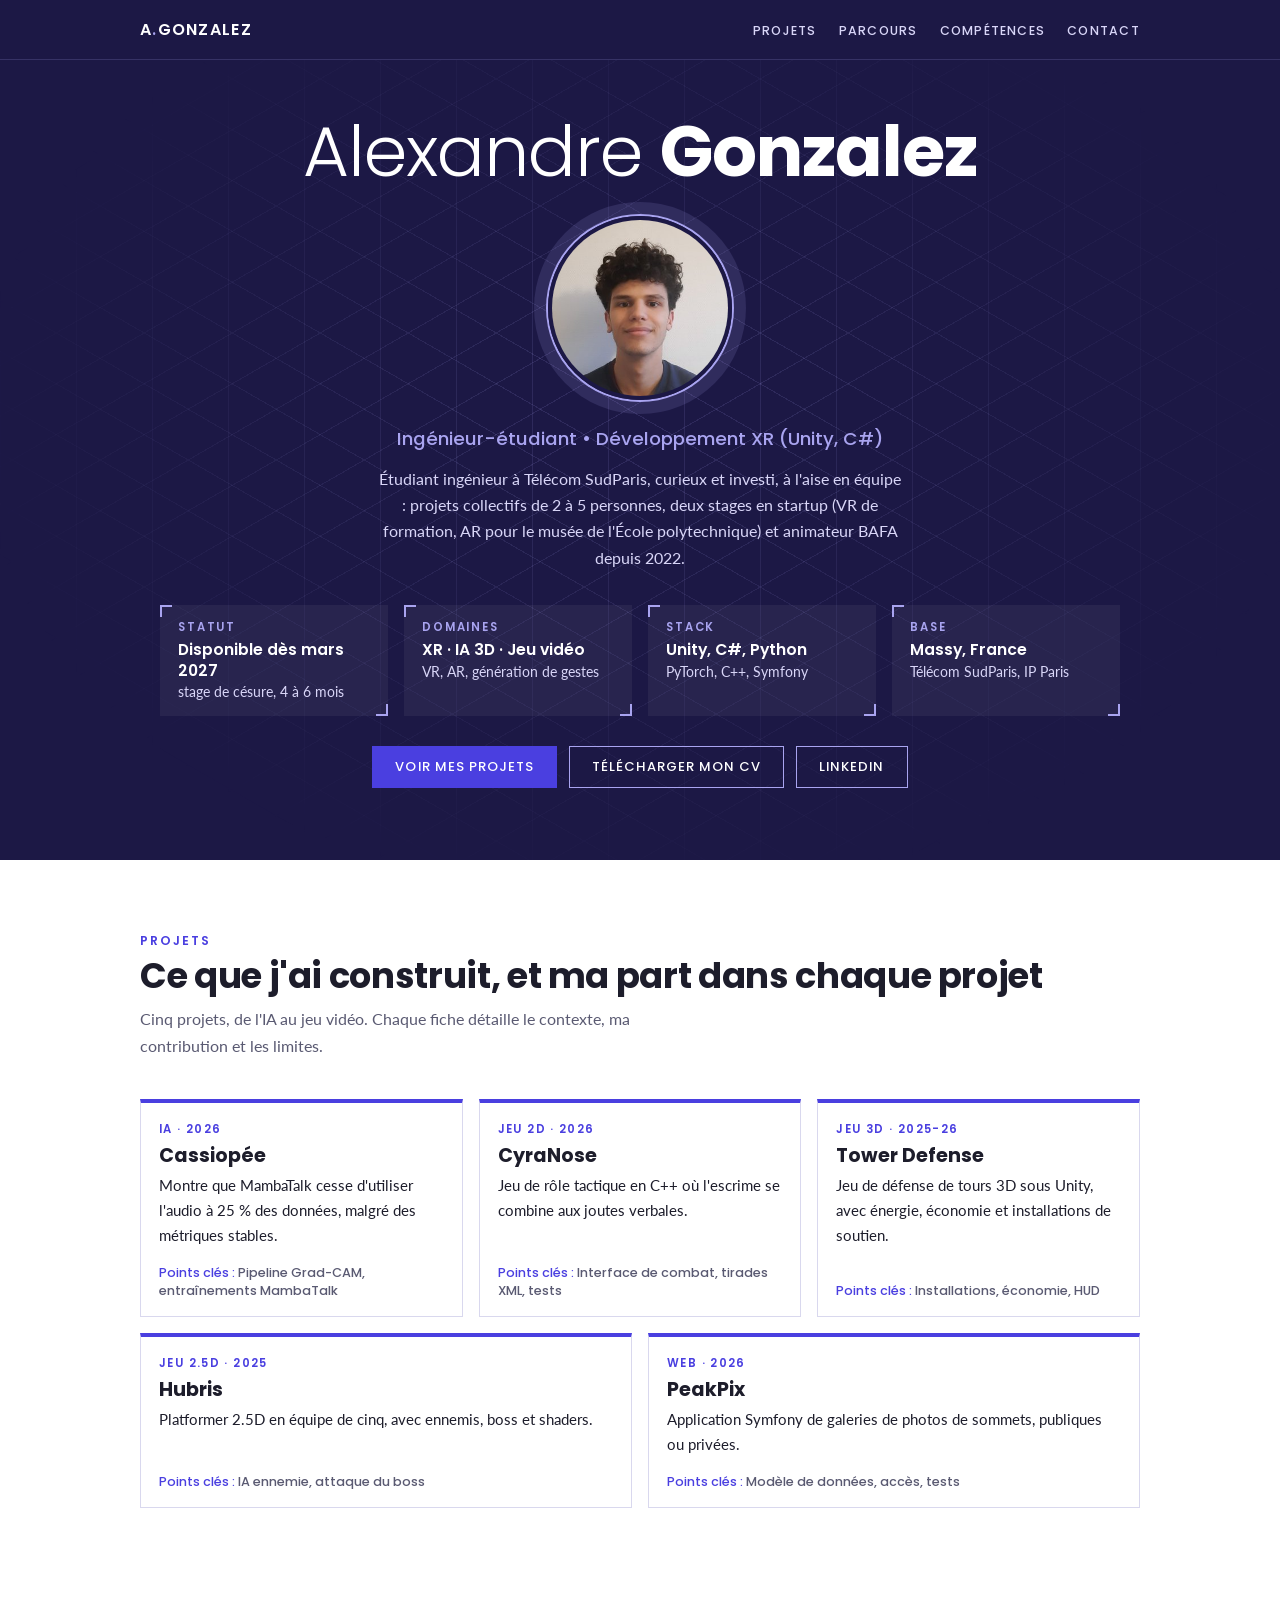
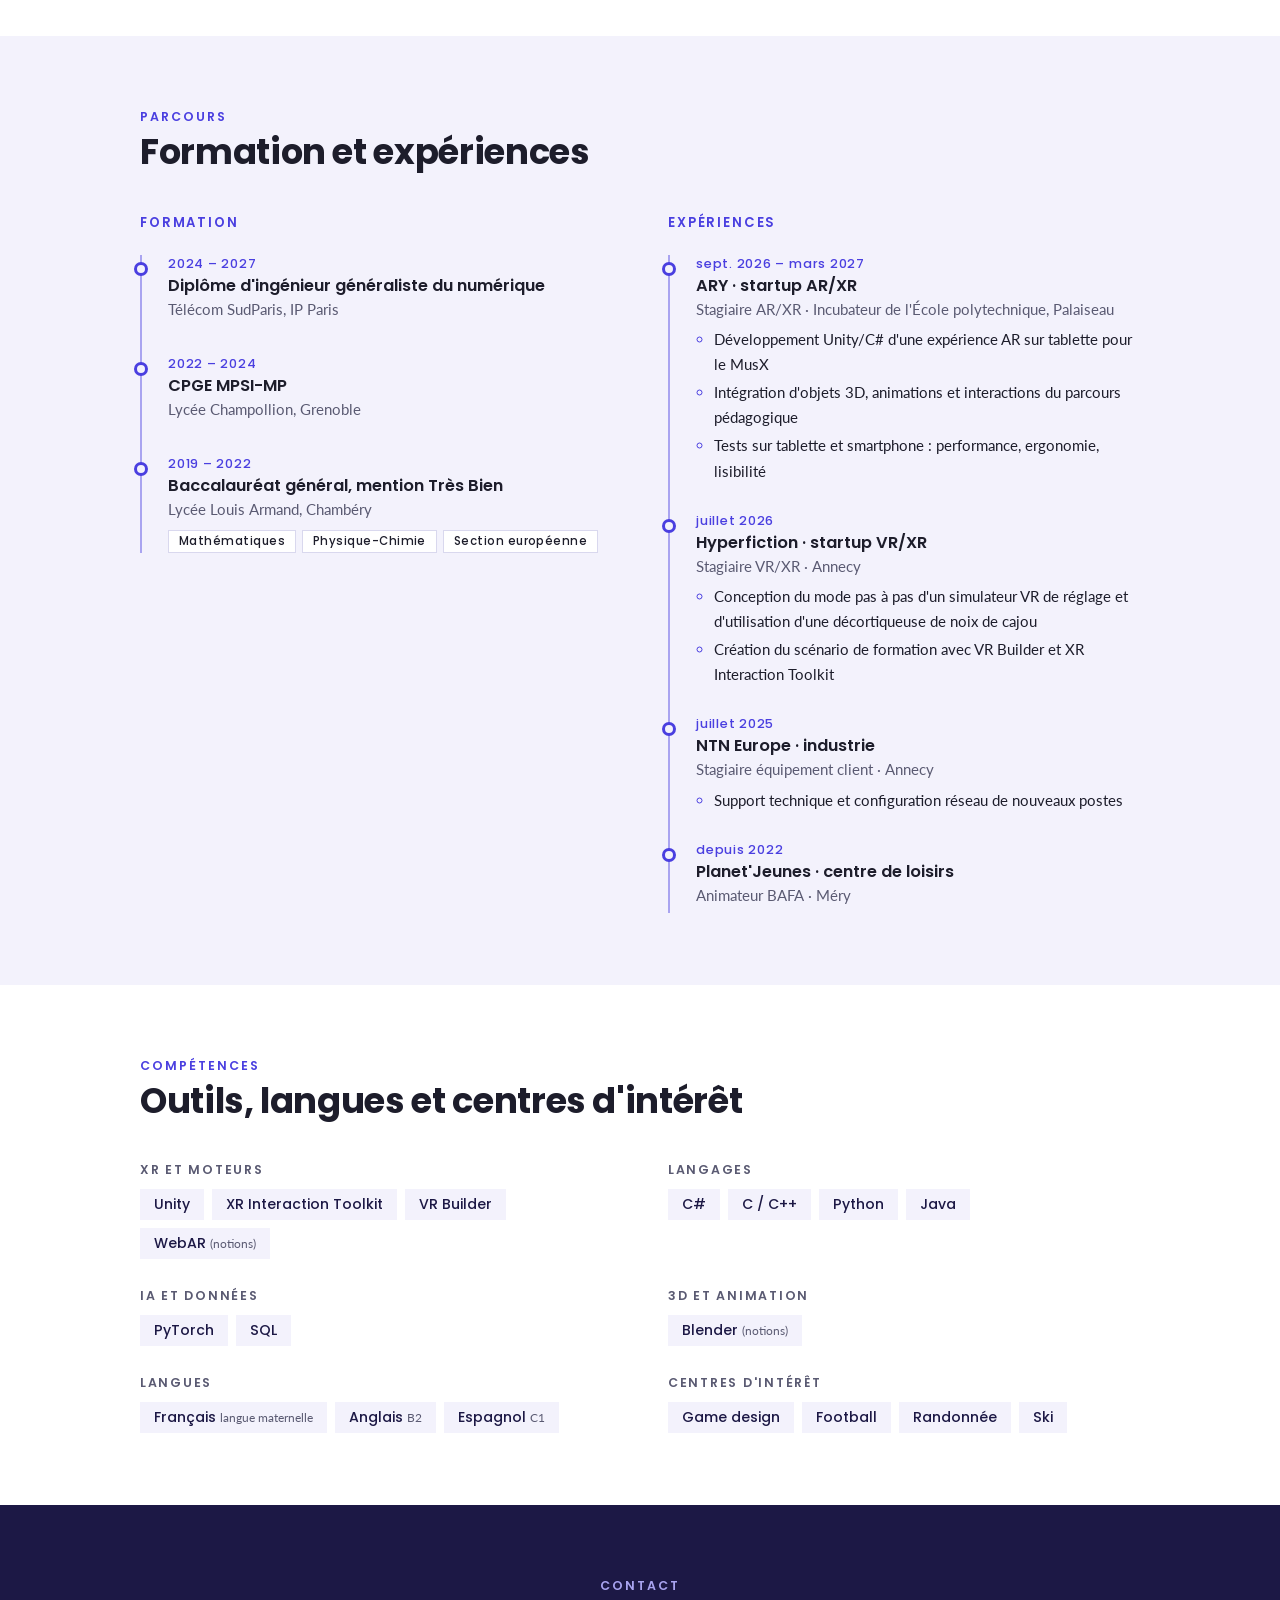
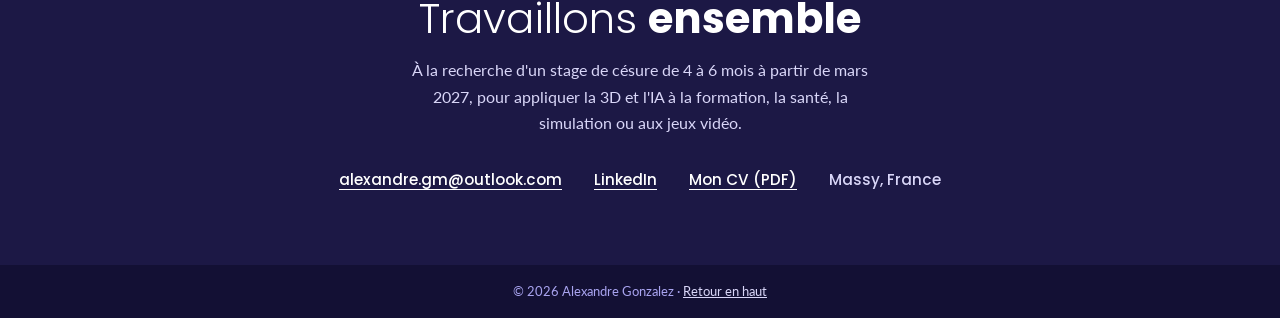
<file: index.html>
<!DOCTYPE html>
<html lang="fr">
<head>
  <meta charset="utf-8">
  <meta name="viewport" content="width=device-width, initial-scale=1">
  <title>Alexandre Gonzalez, développement XR et IA</title>
  <meta name="description" content="Alexandre Gonzalez, élève ingénieur à Télécom SudParis, développeur XR (Unity, C#) et IA appliquée à la 3D. Projets, parcours et compétences. Disponible pour un stage de césure dès mars 2027.">
  <meta name="author" content="Alexandre Gonzalez">
  <link rel="canonical" href="https://alexandregonzalezgh.github.io/">
  <meta property="og:type" content="website">
  <meta property="og:locale" content="fr_FR">
  <meta property="og:title" content="Alexandre Gonzalez, développement XR et IA">
  <meta property="og:description" content="Élève ingénieur à Télécom SudParis. Unity, C#, IA appliquée à la 3D. Disponible pour un stage de césure dès mars 2027.">
  <meta property="og:url" content="https://alexandregonzalezgh.github.io/">
  <meta property="og:image" content="https://alexandregonzalezgh.github.io/assets/og-image.png">
  <meta name="twitter:card" content="summary_large_image">
  <meta name="theme-color" content="#1c1845">
  <script type="application/ld+json">
  {
    "@context": "https://schema.org",
    "@type": "Person",
    "name": "Alexandre Gonzalez",
    "url": "https://alexandregonzalezgh.github.io/",
    "image": "https://alexandregonzalezgh.github.io/assets/alexandre.jpg",
    "jobTitle": "Élève ingénieur, développeur XR (Unity, C#)",
    "description": "Élève ingénieur à Télécom SudParis, développeur XR et IA appliquée à la 3D, disponible pour un stage de césure de 4 à 6 mois dès mars 2027.",
    "alumniOf": [
      {"@type": "CollegeOrUniversity", "name": "Télécom SudParis, IP Paris"},
      {"@type": "EducationalOrganization", "name": "Lycée Champollion, Grenoble"},
      {"@type": "EducationalOrganization", "name": "Lycée Louis Armand, Chambéry"}
    ],
    "address": {"@type": "PostalAddress", "addressLocality": "Massy", "addressCountry": "FR"},
    "knowsLanguage": ["fr", "en", "es"],
    "knowsAbout": ["Unity", "C#", "Réalité virtuelle", "Réalité augmentée", "Python", "PyTorch", "Explicabilité de l'IA", "Jeu vidéo", "C++", "Symfony"],
    "sameAs": ["https://www.linkedin.com/in/alexandre-gonzalez-021705340"]
  }
  </script>
  <link rel="preconnect" href="https://fonts.googleapis.com">
  <link rel="preconnect" href="https://fonts.gstatic.com" crossorigin>
  <link rel="stylesheet" href="https://fonts.googleapis.com/css2?family=Lato:ital,wght@0,400;0,700;1,400&family=Poppins:wght@300;400;500;600;700&display=swap">
  <link rel="stylesheet" href="index.css">
  <script src="index.js" defer></script>
</head>
<body>
<a class="skip-link" href="#projets">Aller aux projets</a>

<header class="site-header">
  <div class="wrap">
    <a class="brand" href="#accueil">A<span>.</span>GONZALEZ</a>
    <nav aria-label="Navigation principale">
      <ul class="site-nav">
        <li><a href="#projets">Projets</a></li>
        <li><a href="#parcours">Parcours</a></li>
        <li><a href="#competences">Compétences</a></li>
        <li><a href="#contact">Contact</a></li>
      </ul>
    </nav>
  </div>
</header>

<main>

  <section class="hero" id="accueil">
    <div class="wrap">
      <h1>Alexandre <strong>Gonzalez</strong></h1>
      <img class="portrait" src="assets/alexandre.jpg" alt="Portrait d'Alexandre Gonzalez" width="184" height="184">
      <p class="subtitle">Ingénieur-étudiant • Développement XR (Unity, C#)</p>
      <p class="pitch">Étudiant ingénieur à Télécom SudParis, curieux et investi, à l'aise en équipe : projets collectifs de 2 à 5 personnes, deux stages en startup (VR de formation, AR pour le musée de l'École polytechnique) et animateur BAFA depuis 2022.</p>
      <ul class="hud" aria-label="L'essentiel en un coup d'œil">
        <li><span>Statut</span><strong>Disponible dès mars 2027</strong><em>stage de césure, 4 à 6 mois</em></li>
        <li><span>Domaines</span><strong>XR · IA 3D · Jeu vidéo</strong><em>VR, AR, génération de gestes</em></li>
        <li><span>Stack</span><strong>Unity, C#, Python</strong><em>PyTorch, C++, Symfony</em></li>
        <li><span>Base</span><strong>Massy, France</strong><em>Télécom SudParis, IP Paris</em></li>
      </ul>
      <div class="actions">
        <a class="btn primary" href="#projets">Voir mes projets</a>
        <a class="btn ghost" href="CV_Alexandre_Gonzalez.pdf" target="_blank" rel="noopener">Télécharger mon CV</a>
        <a class="btn ghost" href="https://www.linkedin.com/in/alexandre-gonzalez-021705340">LinkedIn</a>
        <!-- GitHub : à réactiver quand les premiers dépôts seront publics
        <a class="btn ghost" href="https://github.com/AlexandreGonzalezGH">GitHub</a>
        -->
      </div>
    </div>
  </section>

  <section class="band" id="projets">
    <div class="wrap">
      <div class="section-head">
        <p class="kicker">Projets</p>
        <h2>Ce que j'ai construit, et ma part dans chaque projet</h2>
        <p class="section-lead">Cinq projets, de l'IA au jeu vidéo. Chaque fiche détaille le contexte, ma contribution et les limites.</p>
      </div>

      <ul class="overview" aria-label="Projets en un coup d'œil">
        <li><a href="projets/cassiopee/index.html"><span class="o-meta">IA · 2026</span><strong>Cassiopée</strong><span class="o-line">Montre que MambaTalk cesse d'utiliser l'audio à 25 % des données, malgré des métriques stables.</span><span class="o-role">Pipeline Grad-CAM, entraînements MambaTalk</span></a></li>
        <li><a href="projets/cyranose/index.html"><span class="o-meta">Jeu 2D · 2026</span><strong>CyraNose</strong><span class="o-line">Jeu de rôle tactique en C++ où l'escrime se combine aux joutes verbales.</span><span class="o-role">Interface de combat, tirades XML, tests</span></a></li>
        <li><a href="projets/tower-defense/index.html"><span class="o-meta">Jeu 3D · 2025-26</span><strong>Tower Defense</strong><span class="o-line">Jeu de défense de tours 3D sous Unity, avec énergie, économie et installations de soutien.</span><span class="o-role">Installations, économie, HUD</span></a></li>
        <li><a href="projets/hubris/index.html"><span class="o-meta">Jeu 2.5D · 2025</span><strong>Hubris</strong><span class="o-line">Platformer 2.5D en équipe de cinq, avec ennemis, boss et shaders.</span><span class="o-role">IA ennemie, attaque du boss</span></a></li>
        <li><a href="projets/peakpix/index.html"><span class="o-meta">Web · 2026</span><strong>PeakPix</strong><span class="o-line">Application Symfony de galeries de photos de sommets, publiques ou privées.</span><span class="o-role">Modèle de données, accès, tests</span></a></li>
      </ul>
    </div>
  </section>

  <section class="band tint" id="parcours">
    <div class="wrap">
      <div class="section-head">
        <p class="kicker">Parcours</p>
        <h2>Formation et expériences</h2>
      </div>
      <div class="timelines">
        <div>
          <h3>Formation</h3>
          <ol class="timeline">
            <li>
              <time>2024 – 2027</time>
              <p class="what">Diplôme d'ingénieur généraliste du numérique</p>
              <p class="where">Télécom SudParis, IP Paris</p>
            </li>
            <li>
              <time>2022 – 2024</time>
              <p class="what">CPGE MPSI-MP</p>
              <p class="where">Lycée Champollion, Grenoble</p>
            </li>
            <li>
              <time>2019 – 2022</time>
              <p class="what">Baccalauréat général, mention Très Bien</p>
              <p class="where">Lycée Louis Armand, Chambéry</p>
              <div class="badges"><span class="badge">Mathématiques</span><span class="badge">Physique-Chimie</span><span class="badge">Section européenne</span></div>
            </li>
          </ol>
        </div>
        <div>
          <h3>Expériences</h3>
          <ol class="timeline">
            <li>
              <time>sept. 2026 – mars 2027</time>
              <p class="what">ARY · startup AR/XR</p>
              <p class="where">Stagiaire AR/XR · Incubateur de l'École polytechnique, Palaiseau</p>
              <ul>
                <li>Développement Unity/C# d'une expérience AR sur tablette pour le MusX</li>
                <li>Intégration d'objets 3D, animations et interactions du parcours pédagogique</li>
                <li>Tests sur tablette et smartphone : performance, ergonomie, lisibilité</li>
              </ul>
            </li>
            <li>
              <time>juillet 2026</time>
              <p class="what">Hyperfiction · startup VR/XR</p>
              <p class="where">Stagiaire VR/XR · Annecy</p>
              <ul>
                <li>Conception du mode pas à pas d'un simulateur VR de réglage et d'utilisation d'une décortiqueuse de noix de cajou</li>
                <li>Création du scénario de formation avec VR Builder et XR Interaction Toolkit</li>
              </ul>
            </li>
            <li>
              <time>juillet 2025</time>
              <p class="what">NTN Europe · industrie</p>
              <p class="where">Stagiaire équipement client · Annecy</p>
              <ul><li>Support technique et configuration réseau de nouveaux postes</li></ul>
            </li>
            <li>
              <time>depuis 2022</time>
              <p class="what">Planet'Jeunes · centre de loisirs</p>
              <p class="where">Animateur BAFA · Méry</p>
            </li>
          </ol>
        </div>
      </div>
    </div>
  </section>

  <section class="band" id="competences">
    <div class="wrap">
      <div class="section-head">
        <p class="kicker">Compétences</p>
        <h2>Outils, langues et centres d'intérêt</h2>
      </div>
      <div class="skill-groups">
        <div><h3>XR et moteurs</h3><ul class="chips"><li>Unity</li><li>XR Interaction Toolkit</li><li>VR Builder</li><li>WebAR <small>(notions)</small></li></ul></div>
        <div><h3>Langages</h3><ul class="chips"><li>C#</li><li>C / C++</li><li>Python</li><li>Java</li></ul></div>
        <div><h3>IA et données</h3><ul class="chips"><li>PyTorch</li><li>SQL</li></ul></div>
        <div><h3>3D et animation</h3><ul class="chips"><li>Blender <small>(notions)</small></li></ul></div>
        <div><h3>Langues</h3><ul class="chips"><li>Français <small>langue maternelle</small></li><li>Anglais <small>B2</small></li><li>Espagnol <small>C1</small></li></ul></div>
        <div><h3>Centres d'intérêt</h3><ul class="chips"><li>Game design</li><li>Football</li><li>Randonnée</li><li>Ski</li></ul></div>
      </div>
    </div>
  </section>

  <section class="contact" id="contact">
    <div class="wrap">
      <p class="kicker">Contact</p>
      <h2>Travaillons <strong>ensemble</strong></h2>
      <p>À la recherche d'un stage de césure de 4 à 6 mois à partir de mars 2027, pour appliquer la 3D et l'IA à la formation, la santé, la simulation ou aux jeux vidéo.</p>
      <ul class="contact-list">
        <li><a href="mailto:alexandre.gm@outlook.com">alexandre.gm@outlook.com</a></li>
        <li><a href="https://www.linkedin.com/in/alexandre-gonzalez-021705340">LinkedIn</a></li>
        <!-- GitHub : à réactiver quand les premiers dépôts seront publics
        <li><a href="https://github.com/AlexandreGonzalezGH">GitHub</a></li>
        -->
        <li><a href="CV_Alexandre_Gonzalez.pdf" target="_blank" rel="noopener">Mon CV (PDF)</a></li>
        <li><span>Massy, France</span></li>
      </ul>
    </div>
  </section>

</main>

<footer class="site-footer">© 2026 Alexandre Gonzalez · <a href="#accueil">Retour en haut</a></footer>

</body>
</html>
</file>
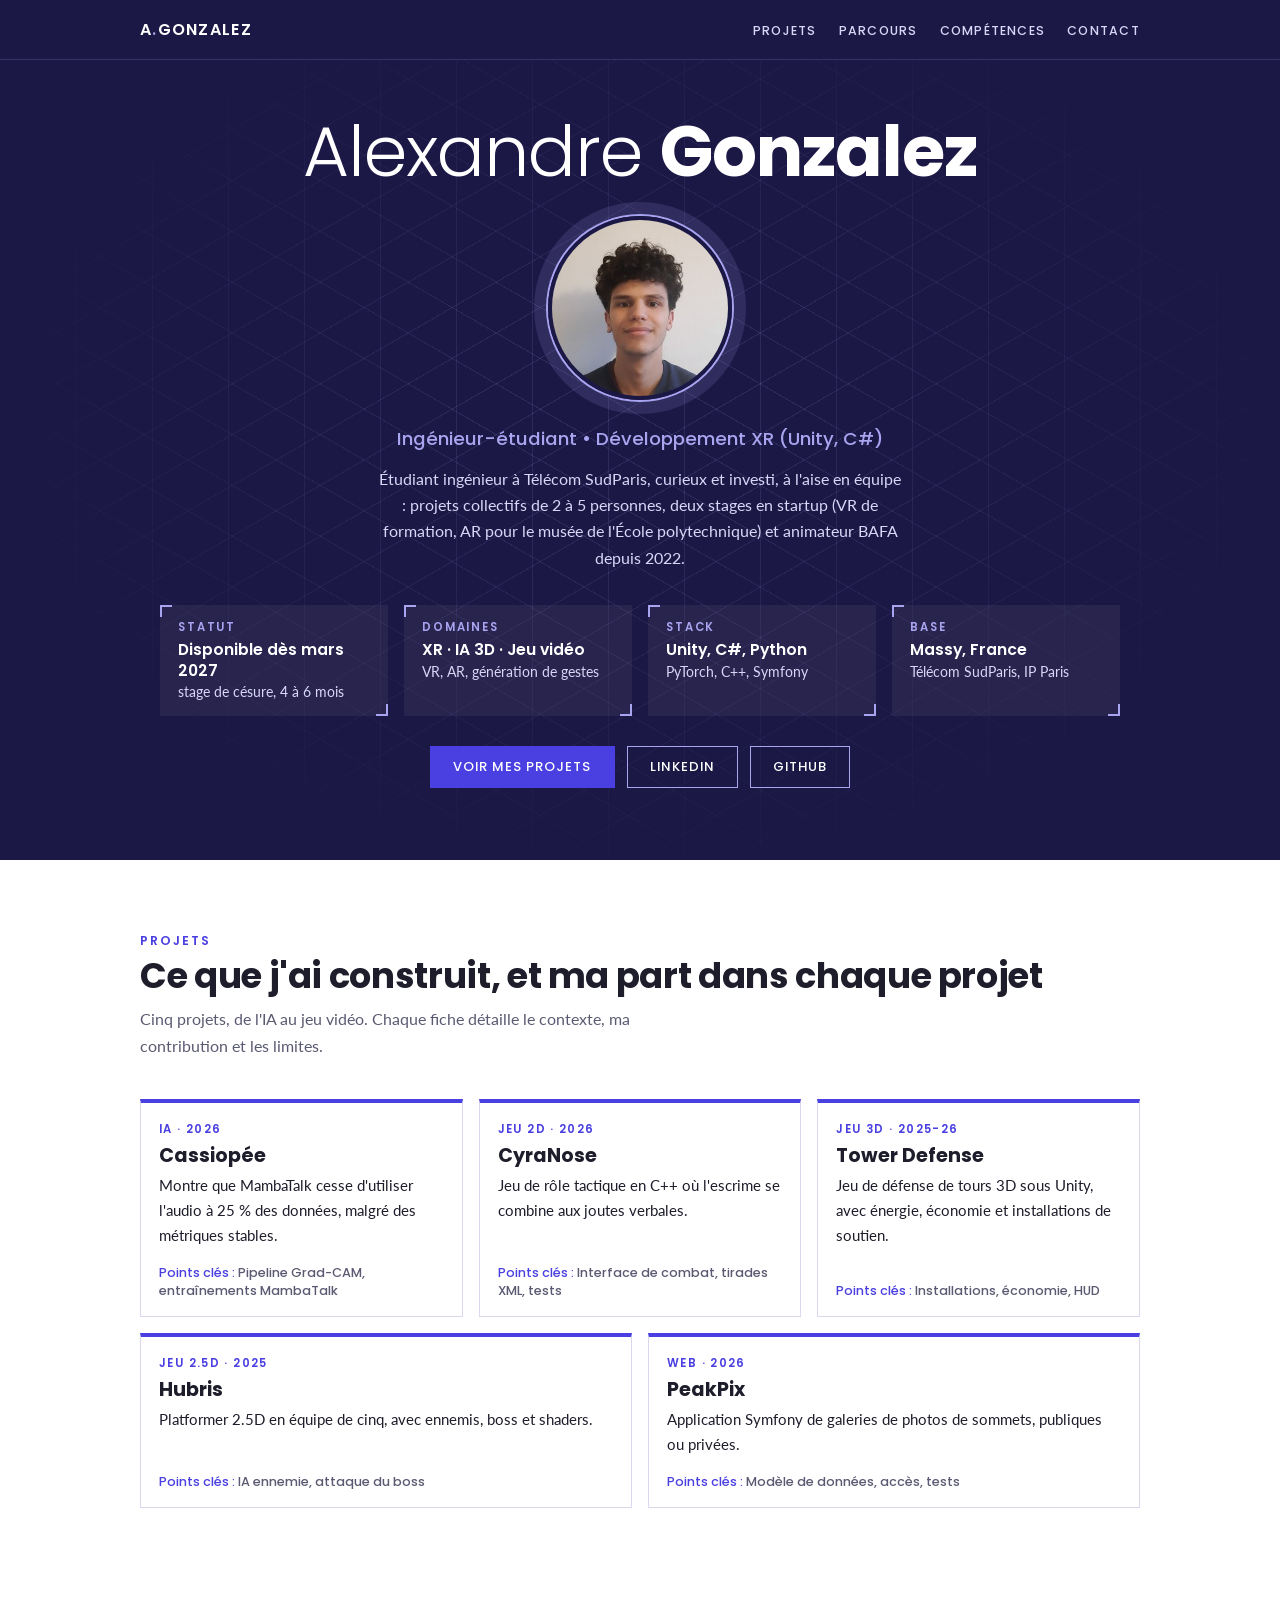
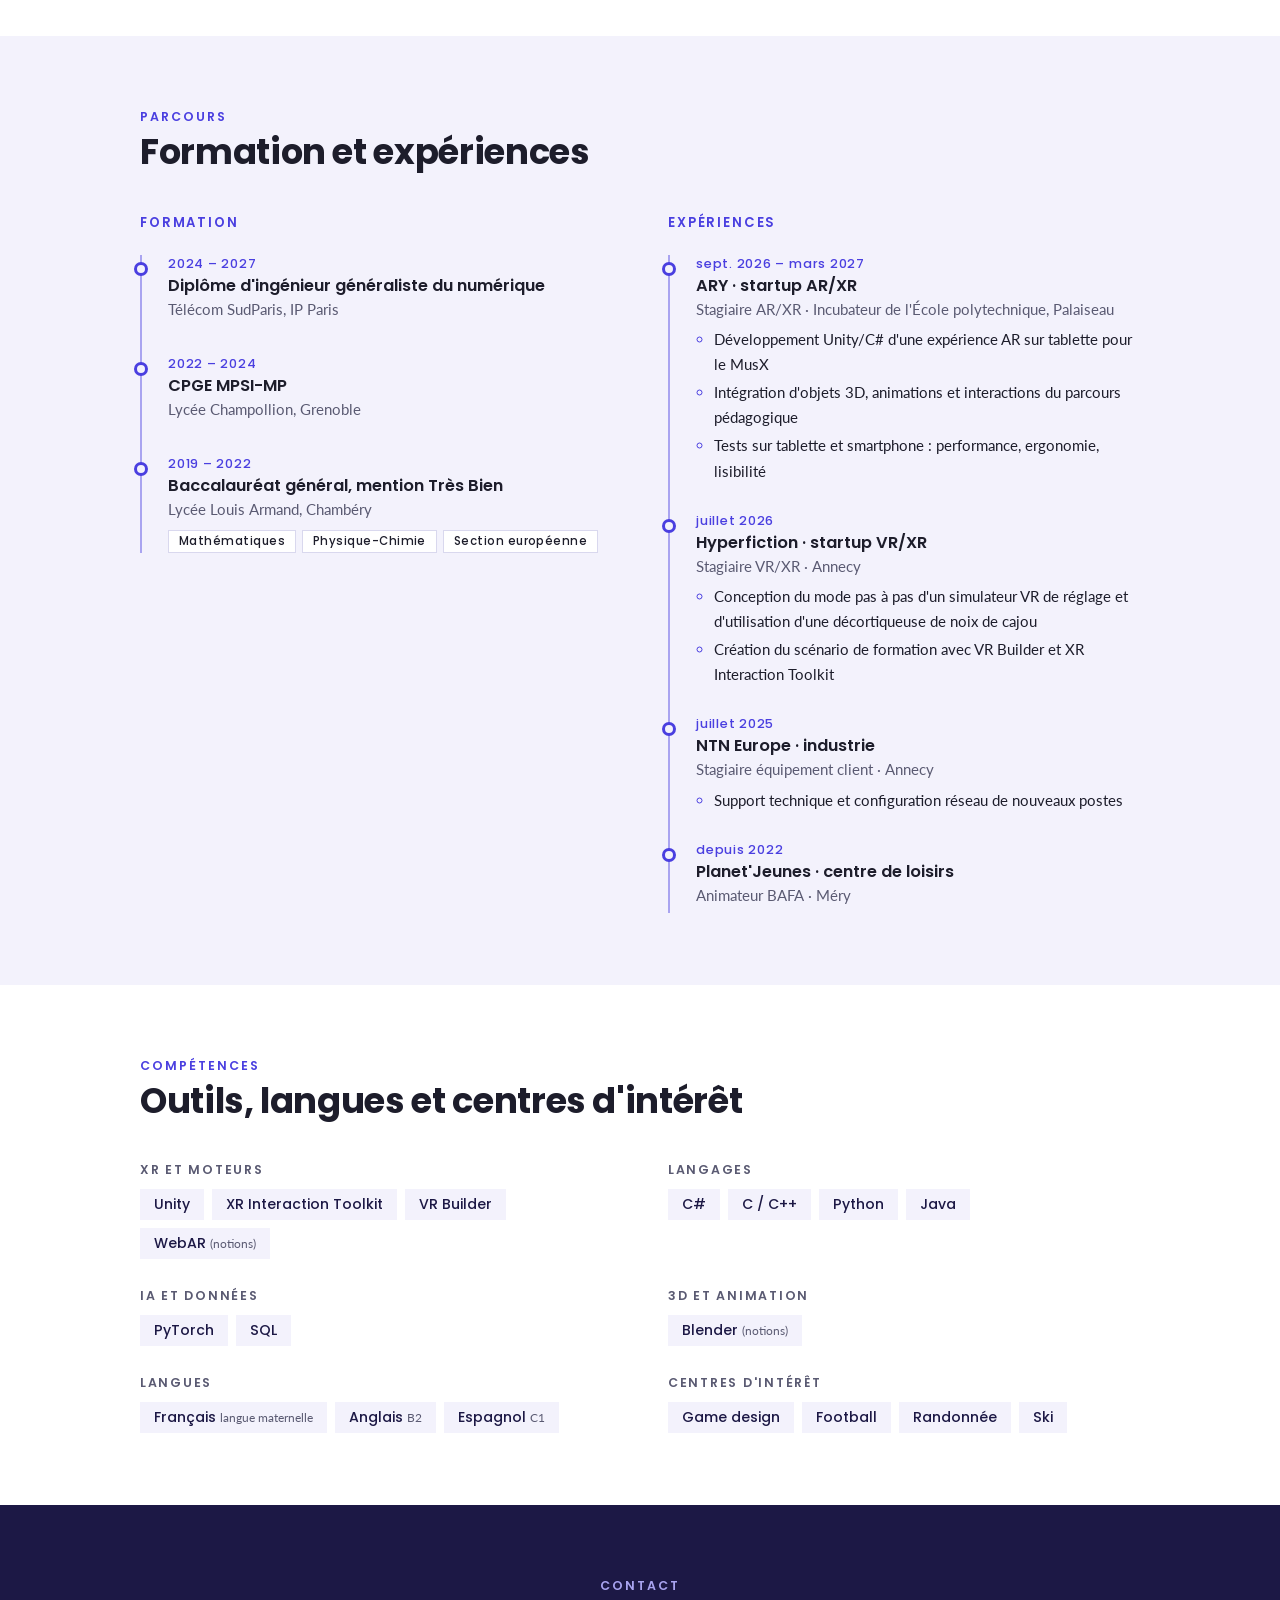
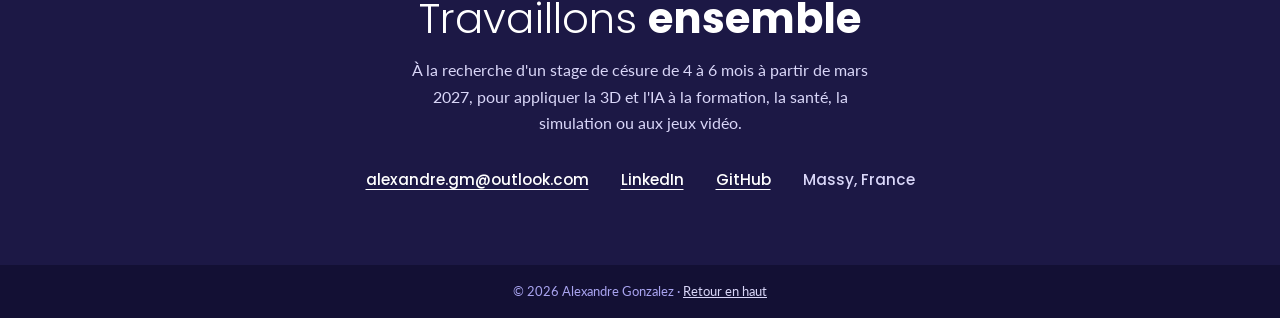
<file: site4/index.html>
<!DOCTYPE html>
<html lang="fr">
<head>
  <meta charset="utf-8">
  <meta name="viewport" content="width=device-width, initial-scale=1">
  <title>Alexandre Gonzalez, développement XR et IA</title>
  <meta name="description" content="Alexandre Gonzalez, élève ingénieur à Télécom SudParis, développeur XR (Unity, C#) et IA appliquée à la 3D. Projets, parcours et compétences. Disponible pour un stage de césure dès mars 2027.">
  <meta name="author" content="Alexandre Gonzalez">
  <link rel="canonical" href="https://alexandregonzalezgh.github.io/">
  <meta property="og:type" content="website">
  <meta property="og:locale" content="fr_FR">
  <meta property="og:title" content="Alexandre Gonzalez, développement XR et IA">
  <meta property="og:description" content="Élève ingénieur à Télécom SudParis. Unity, C#, IA appliquée à la 3D. Disponible pour un stage de césure dès mars 2027.">
  <meta property="og:url" content="https://alexandregonzalezgh.github.io/">
  <meta property="og:image" content="https://alexandregonzalezgh.github.io/assets/og-image.png">
  <meta name="twitter:card" content="summary_large_image">
  <meta name="theme-color" content="#1c1845">
  <script type="application/ld+json">
  {
    "@context": "https://schema.org",
    "@type": "Person",
    "name": "Alexandre Gonzalez",
    "url": "https://alexandregonzalezgh.github.io/",
    "image": "https://alexandregonzalezgh.github.io/assets/alexandre.jpg",
    "jobTitle": "Élève ingénieur, développeur XR (Unity, C#)",
    "description": "Élève ingénieur à Télécom SudParis, développeur XR et IA appliquée à la 3D, disponible pour un stage de césure de 4 à 6 mois dès mars 2027.",
    "alumniOf": [
      {"@type": "CollegeOrUniversity", "name": "Télécom SudParis, IP Paris"},
      {"@type": "EducationalOrganization", "name": "Lycée Champollion, Grenoble"},
      {"@type": "EducationalOrganization", "name": "Lycée Louis Armand, Chambéry"}
    ],
    "address": {"@type": "PostalAddress", "addressLocality": "Massy", "addressCountry": "FR"},
    "knowsLanguage": ["fr", "en", "es"],
    "knowsAbout": ["Unity", "C#", "Réalité virtuelle", "Réalité augmentée", "Python", "PyTorch", "Explicabilité de l'IA", "Jeu vidéo", "C++", "Symfony"],
    "sameAs": ["https://www.linkedin.com/in/alexandre-gonzalez-021705340", "https://github.com/AlexandreGonzalezGH"]
  }
  </script>
  <link rel="preconnect" href="https://fonts.googleapis.com">
  <link rel="preconnect" href="https://fonts.gstatic.com" crossorigin>
  <link rel="stylesheet" href="https://fonts.googleapis.com/css2?family=Lato:ital,wght@0,400;0,700;1,400&family=Poppins:wght@300;400;500;600;700&display=swap">
  <link rel="stylesheet" href="index.css">
  <script src="index.js" defer></script>
</head>
<body>
<a class="skip-link" href="#projets">Aller aux projets</a>

<header class="site-header">
  <div class="wrap">
    <a class="brand" href="#accueil">A<span>.</span>GONZALEZ</a>
    <nav aria-label="Navigation principale">
      <ul class="site-nav">
        <li><a href="#projets">Projets</a></li>
        <li><a href="#parcours">Parcours</a></li>
        <li><a href="#competences">Compétences</a></li>
        <li><a href="#contact">Contact</a></li>
      </ul>
    </nav>
  </div>
</header>

<main>

  <section class="hero" id="accueil">
    <div class="wrap">
      <h1>Alexandre <strong>Gonzalez</strong></h1>
      <img class="portrait" src="assets/alexandre.jpg" alt="Portrait d'Alexandre Gonzalez" width="184" height="184">
      <p class="subtitle">Ingénieur-étudiant • Développement XR (Unity, C#)</p>
      <p class="pitch">Étudiant ingénieur à Télécom SudParis, curieux et investi, à l'aise en équipe : projets collectifs de 2 à 5 personnes, deux stages en startup (VR de formation, AR pour le musée de l'École polytechnique) et animateur BAFA depuis 2022.</p>
      <ul class="hud" aria-label="L'essentiel en un coup d'œil">
        <li><span>Statut</span><strong>Disponible dès mars 2027</strong><em>stage de césure, 4 à 6 mois</em></li>
        <li><span>Domaines</span><strong>XR · IA 3D · Jeu vidéo</strong><em>VR, AR, génération de gestes</em></li>
        <li><span>Stack</span><strong>Unity, C#, Python</strong><em>PyTorch, C++, Symfony</em></li>
        <li><span>Base</span><strong>Massy, France</strong><em>Télécom SudParis, IP Paris</em></li>
      </ul>
      <div class="actions">
        <a class="btn primary" href="#projets">Voir mes projets</a>
        <a class="btn ghost" href="https://www.linkedin.com/in/alexandre-gonzalez-021705340">LinkedIn</a>
        <a class="btn ghost" href="https://github.com/AlexandreGonzalezGH">GitHub</a>
      </div>
    </div>
  </section>

  <section class="band" id="projets">
    <div class="wrap">
      <div class="section-head">
        <p class="kicker">Projets</p>
        <h2>Ce que j'ai construit, et ma part dans chaque projet</h2>
        <p class="section-lead">Cinq projets, de l'IA au jeu vidéo. Chaque fiche détaille le contexte, ma contribution et les limites.</p>
      </div>

      <ul class="overview" aria-label="Projets en un coup d'œil">
        <li><a href="projets/cassiopee/index.html"><span class="o-meta">IA · 2026</span><strong>Cassiopée</strong><span class="o-line">Montre que MambaTalk cesse d'utiliser l'audio à 25 % des données, malgré des métriques stables.</span><span class="o-role">Pipeline Grad-CAM, entraînements MambaTalk</span></a></li>
        <li><a href="projets/cyranose/index.html"><span class="o-meta">Jeu 2D · 2026</span><strong>CyraNose</strong><span class="o-line">Jeu de rôle tactique en C++ où l'escrime se combine aux joutes verbales.</span><span class="o-role">Interface de combat, tirades XML, tests</span></a></li>
        <li><a href="projets/tower-defense/index.html"><span class="o-meta">Jeu 3D · 2025-26</span><strong>Tower Defense</strong><span class="o-line">Jeu de défense de tours 3D sous Unity, avec énergie, économie et installations de soutien.</span><span class="o-role">Installations, économie, HUD</span></a></li>
        <li><a href="projets/hubris/index.html"><span class="o-meta">Jeu 2.5D · 2025</span><strong>Hubris</strong><span class="o-line">Platformer 2.5D en équipe de cinq, avec ennemis, boss et shaders.</span><span class="o-role">IA ennemie, attaque du boss</span></a></li>
        <li><a href="projets/peakpix/index.html"><span class="o-meta">Web · 2026</span><strong>PeakPix</strong><span class="o-line">Application Symfony de galeries de photos de sommets, publiques ou privées.</span><span class="o-role">Modèle de données, accès, tests</span></a></li>
      </ul>
    </div>
  </section>

  <section class="band tint" id="parcours">
    <div class="wrap">
      <div class="section-head">
        <p class="kicker">Parcours</p>
        <h2>Formation et expériences</h2>
      </div>
      <div class="timelines">
        <div>
          <h3>Formation</h3>
          <ol class="timeline">
            <li>
              <time>2024 – 2027</time>
              <p class="what">Diplôme d'ingénieur généraliste du numérique</p>
              <p class="where">Télécom SudParis, IP Paris</p>
            </li>
            <li>
              <time>2022 – 2024</time>
              <p class="what">CPGE MPSI-MP</p>
              <p class="where">Lycée Champollion, Grenoble</p>
            </li>
            <li>
              <time>2019 – 2022</time>
              <p class="what">Baccalauréat général, mention Très Bien</p>
              <p class="where">Lycée Louis Armand, Chambéry</p>
              <div class="badges"><span class="badge">Mathématiques</span><span class="badge">Physique-Chimie</span><span class="badge">Section européenne</span></div>
            </li>
          </ol>
        </div>
        <div>
          <h3>Expériences</h3>
          <ol class="timeline">
            <li>
              <time>sept. 2026 – mars 2027</time>
              <p class="what">ARY · startup AR/XR</p>
              <p class="where">Stagiaire AR/XR · Incubateur de l'École polytechnique, Palaiseau</p>
              <ul>
                <li>Développement Unity/C# d'une expérience AR sur tablette pour le MusX</li>
                <li>Intégration d'objets 3D, animations et interactions du parcours pédagogique</li>
                <li>Tests sur tablette et smartphone : performance, ergonomie, lisibilité</li>
              </ul>
            </li>
            <li>
              <time>juillet 2026</time>
              <p class="what">Hyperfiction · startup VR/XR</p>
              <p class="where">Stagiaire VR/XR · Annecy</p>
              <ul>
                <li>Conception du mode pas à pas d'un simulateur VR de réglage et d'utilisation d'une décortiqueuse de noix de cajou</li>
                <li>Création du scénario de formation avec VR Builder et XR Interaction Toolkit</li>
              </ul>
            </li>
            <li>
              <time>juillet 2025</time>
              <p class="what">NTN Europe · industrie</p>
              <p class="where">Stagiaire équipement client · Annecy</p>
              <ul><li>Support technique et configuration réseau de nouveaux postes</li></ul>
            </li>
            <li>
              <time>depuis 2022</time>
              <p class="what">Planet'Jeunes · centre de loisirs</p>
              <p class="where">Animateur BAFA · Méry</p>
            </li>
          </ol>
        </div>
      </div>
    </div>
  </section>

  <section class="band" id="competences">
    <div class="wrap">
      <div class="section-head">
        <p class="kicker">Compétences</p>
        <h2>Outils, langues et centres d'intérêt</h2>
      </div>
      <div class="skill-groups">
        <div><h3>XR et moteurs</h3><ul class="chips"><li>Unity</li><li>XR Interaction Toolkit</li><li>VR Builder</li><li>WebAR <small>(notions)</small></li></ul></div>
        <div><h3>Langages</h3><ul class="chips"><li>C#</li><li>C / C++</li><li>Python</li><li>Java</li></ul></div>
        <div><h3>IA et données</h3><ul class="chips"><li>PyTorch</li><li>SQL</li></ul></div>
        <div><h3>3D et animation</h3><ul class="chips"><li>Blender <small>(notions)</small></li></ul></div>
        <div><h3>Langues</h3><ul class="chips"><li>Français <small>langue maternelle</small></li><li>Anglais <small>B2</small></li><li>Espagnol <small>C1</small></li></ul></div>
        <div><h3>Centres d'intérêt</h3><ul class="chips"><li>Game design</li><li>Football</li><li>Randonnée</li><li>Ski</li></ul></div>
      </div>
    </div>
  </section>

  <section class="contact" id="contact">
    <div class="wrap">
      <p class="kicker">Contact</p>
      <h2>Travaillons <strong>ensemble</strong></h2>
      <p>À la recherche d'un stage de césure de 4 à 6 mois à partir de mars 2027, pour appliquer la 3D et l'IA à la formation, la santé, la simulation ou aux jeux vidéo.</p>
      <ul class="contact-list">
        <li><a href="mailto:alexandre.gm@outlook.com">alexandre.gm@outlook.com</a></li>
        <li><a href="https://www.linkedin.com/in/alexandre-gonzalez-021705340">LinkedIn</a></li>
        <li><a href="https://github.com/AlexandreGonzalezGH">GitHub</a></li>
        <li><span>Massy, France</span></li>
      </ul>
    </div>
  </section>

</main>

<footer class="site-footer">© 2026 Alexandre Gonzalez · <a href="#accueil">Retour en haut</a></footer>

</body>
</html>
</file>
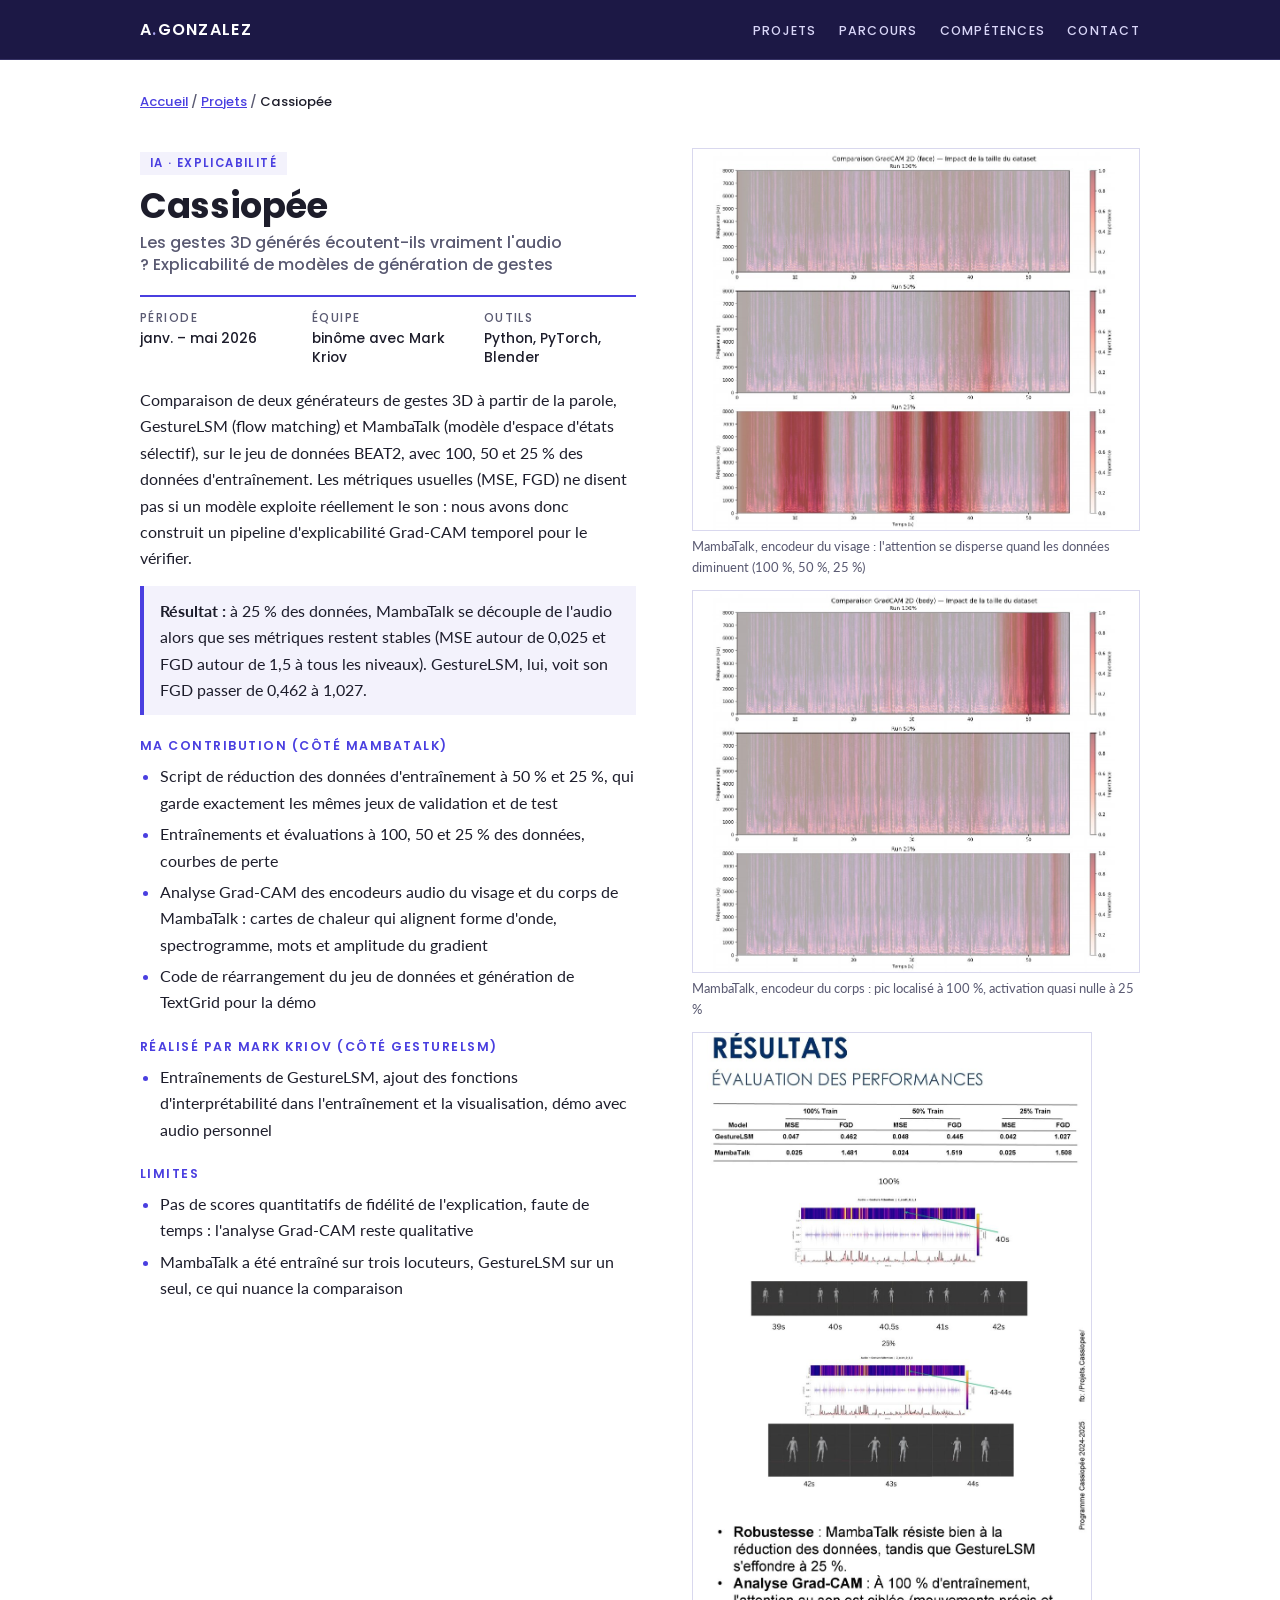
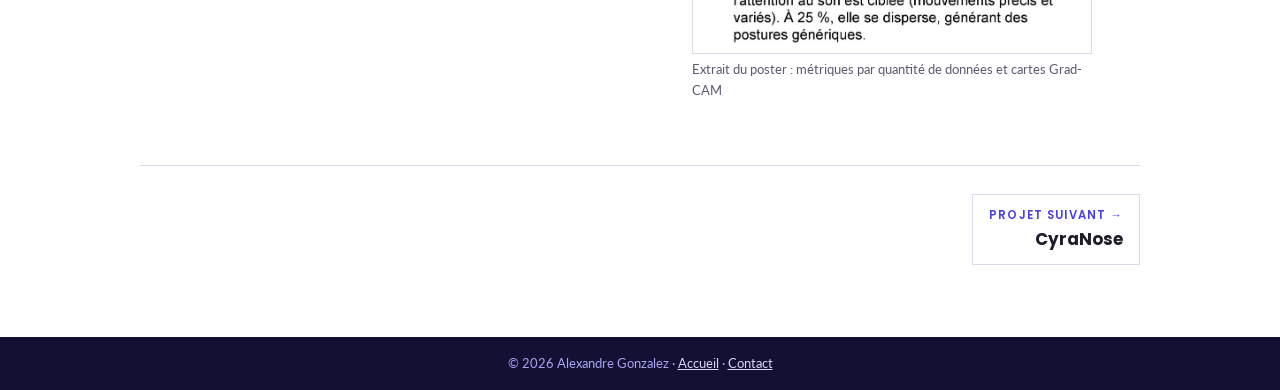
<file: projets/cassiopee/index.html>
<!DOCTYPE html>
<html lang="fr">
<head>
  <meta charset="utf-8">
  <meta name="viewport" content="width=device-width, initial-scale=1">
  <title>Cassiopée : Explicabilité de la génération de gestes 3D | Alexandre Gonzalez</title>
  <meta name="description" content="Cassiopée : comparaison des modèles de génération de gestes 3D GestureLSM et MambaTalk avec 25, 50 et 100 % des données, et analyse Grad-CAM de l'usage de l'audio. Projet d'Alexandre Gonzalez et Mark Kriov, 2026.">
  <meta name="author" content="Alexandre Gonzalez">
  <link rel="canonical" href="https://alexandregonzalezgh.github.io/projets/cassiopee/">
  <meta property="og:type" content="article">
  <meta property="og:locale" content="fr_FR">
  <meta property="og:title" content="Cassiopée : Les gestes 3D générés écoutent-ils vraiment l'audio ? Explicabilité de modèles de générati">
  <meta property="og:description" content="Cassiopée : comparaison des modèles de génération de gestes 3D GestureLSM et MambaTalk avec 25, 50 et 100 % des données, et analyse Grad-CAM de l'usage de l'audio. Projet d'Alexandre Gonzalez et Mark Kriov, 2026.">
  <meta property="og:url" content="https://alexandregonzalezgh.github.io/projets/cassiopee/">
  <meta property="og:image" content="https://alexandregonzalezgh.github.io/assets/og-image.png">
  <meta name="twitter:card" content="summary_large_image">
  <meta name="theme-color" content="#1c1845">
  <link rel="preconnect" href="https://fonts.googleapis.com">
  <link rel="preconnect" href="https://fonts.gstatic.com" crossorigin>
  <link rel="stylesheet" href="https://fonts.googleapis.com/css2?family=Lato:ital,wght@0,400;0,700;1,400&family=Poppins:wght@300;400;500;600;700&display=swap">
  <link rel="stylesheet" href="../../index.css">
</head>
<body>
<a class="skip-link" href="#contenu">Aller au contenu</a>
<header class="site-header">
  <div class="wrap">
    <a class="brand" href="../../index.html">A<span>.</span>GONZALEZ</a>
    <nav aria-label="Navigation principale">
      <ul class="site-nav">
        <li><a href="../../index.html#projets">Projets</a></li>
        <li><a href="../../index.html#parcours">Parcours</a></li>
        <li><a href="../../index.html#competences">Compétences</a></li>
        <li><a href="../../index.html#contact">Contact</a></li>
      </ul>
    </nav>
  </div>
</header>
<main id="contenu">
  <section class="band project-page">
    <div class="wrap">
      <nav class="crumbs" aria-label="Fil d'Ariane"><a href="../../index.html">Accueil</a> <span aria-hidden="true">/</span> <a href="../../index.html#projets">Projets</a> <span aria-hidden="true">/</span> <span aria-current="page">Cassiopée</span></nav>
      <article class="case" id="cassiopee">
        <div class="case-text">
          <span class="tag">IA · Explicabilité</span>
          <h1><span class="name">Cassiopée</span> <span class="desc">Les gestes 3D générés écoutent-ils vraiment l'audio ? Explicabilité de modèles de génération de gestes</span></h1>
          <dl class="facts">
            <div><dt>Période</dt><dd>janv. – mai 2026</dd></div>
            <div><dt>Équipe</dt><dd>binôme avec Mark Kriov</dd></div>
            <div><dt>Outils</dt><dd>Python, PyTorch, Blender</dd></div>
          </dl>
          <p>Comparaison de deux générateurs de gestes 3D à partir de la parole, GestureLSM (flow matching) et MambaTalk (modèle d'espace d'états sélectif), sur le jeu de données BEAT2, avec 100, 50 et 25 % des données d'entraînement. Les métriques usuelles (MSE, FGD) ne disent pas si un modèle exploite réellement le son : nous avons donc construit un pipeline d'explicabilité Grad-CAM temporel pour le vérifier.</p>
          <p class="result"><strong>Résultat :</strong> à 25 % des données, MambaTalk se découple de l'audio alors que ses métriques restent stables (MSE autour de 0,025 et FGD autour de 1,5 à tous les niveaux). GestureLSM, lui, voit son FGD passer de 0,462 à 1,027.</p>
          <h4>Ma contribution (côté MambaTalk)</h4>
          <ul>
            <li>Script de réduction des données d'entraînement à 50 % et 25 %, qui garde exactement les mêmes jeux de validation et de test</li>
            <li>Entraînements et évaluations à 100, 50 et 25 % des données, courbes de perte</li>
            <li>Analyse Grad-CAM des encodeurs audio du visage et du corps de MambaTalk : cartes de chaleur qui alignent forme d'onde, spectrogramme, mots et amplitude du gradient</li>
            <li>Code de réarrangement du jeu de données et génération de TextGrid pour la démo</li>
          </ul>
          <h4>Réalisé par Mark Kriov (côté GestureLSM)</h4>
          <ul>
            <li>Entraînements de GestureLSM, ajout des fonctions d'interprétabilité dans l'entraînement et la visualisation, démo avec audio personnel</li>
          </ul>
          <h4>Limites</h4>
          <ul>
            <li>Pas de scores quantitatifs de fidélité de l'explication, faute de temps : l'analyse Grad-CAM reste qualitative</li>
            <li>MambaTalk a été entraîné sur trois locuteurs, GestureLSM sur un seul, ce qui nuance la comparaison</li>
          </ul>
        </div>
        <div class="case-visual">
          <figure><img src="../../assets/gradcam-visage.jpg" alt="Cartes Grad-CAM de l'encodeur audio du visage de MambaTalk à 100 %, 50 % et 25 % des données" loading="lazy"><figcaption>MambaTalk, encodeur du visage : l'attention se disperse quand les données diminuent (100 %, 50 %, 25 %)</figcaption></figure>
          <figure><img src="../../assets/gradcam-corps.jpg" alt="Cartes Grad-CAM de l'encodeur audio du corps de MambaTalk à 100 %, 50 % et 25 % des données" loading="lazy"><figcaption>MambaTalk, encodeur du corps : pic localisé à 100 %, activation quasi nulle à 25 %</figcaption></figure>
          <figure class="poster-shot"><img src="../../assets/cassiopee-resultats.jpg" alt="Extrait du poster : tableau des métriques et cartes Grad-CAM à 100 % et 25 %" loading="lazy"><figcaption>Extrait du poster : métriques par quantité de données et cartes Grad-CAM</figcaption></figure>
        </div>
      </article>
      <nav class="pager" aria-label="Autres projets">
        <span></span><a class="next" href="../cyranose/index.html"><span>Projet suivant →</span><strong>CyraNose</strong></a>
      </nav>
    </div>
  </section>
</main>
<footer class="site-footer">© 2026 Alexandre Gonzalez · <a href="../../index.html">Accueil</a> · <a href="../../index.html#contact">Contact</a></footer>
</body>
</html>
</file>
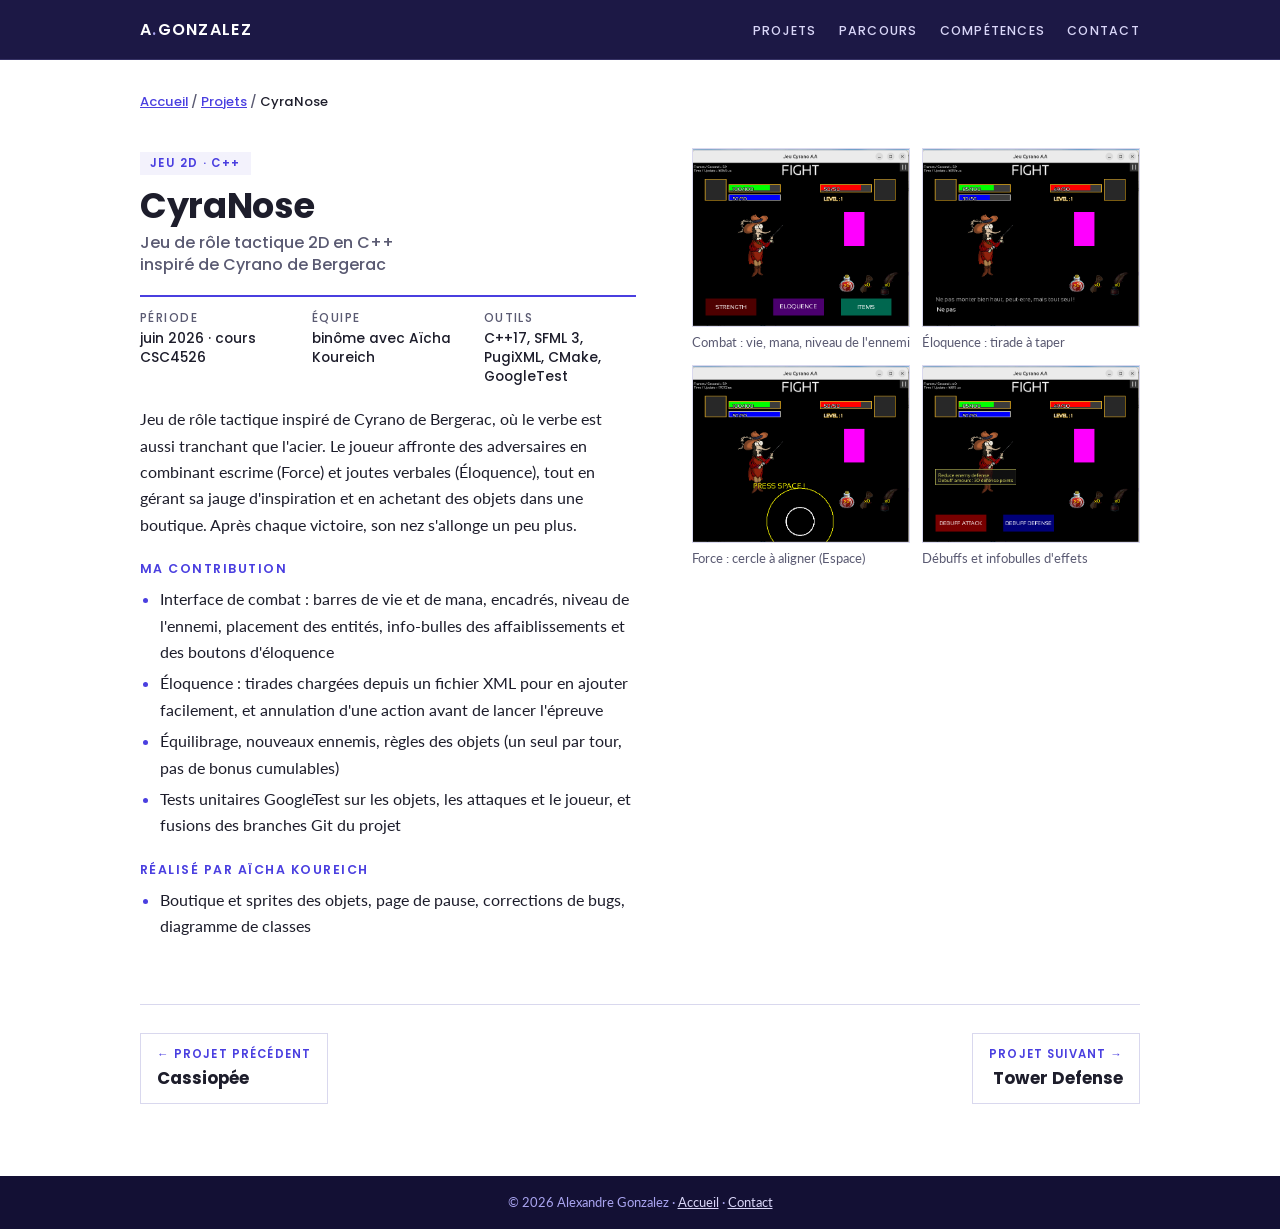
<file: projets/cyranose/index.html>
<!DOCTYPE html>
<html lang="fr">
<head>
  <meta charset="utf-8">
  <meta name="viewport" content="width=device-width, initial-scale=1">
  <title>CyraNose : Jeu de rôle tactique 2D en C++ | Alexandre Gonzalez</title>
  <meta name="description" content="CyraNose : jeu de rôle tactique 2D en C++17 (SFML) mêlant escrime et joutes verbales. Projet d'Alexandre Gonzalez et Aïcha Koureich, 2026.">
  <meta name="author" content="Alexandre Gonzalez">
  <link rel="canonical" href="https://alexandregonzalezgh.github.io/projets/cyranose/">
  <meta property="og:type" content="article">
  <meta property="og:locale" content="fr_FR">
  <meta property="og:title" content="CyraNose : Jeu de rôle tactique 2D en C++ inspiré de Cyrano de Bergerac">
  <meta property="og:description" content="CyraNose : jeu de rôle tactique 2D en C++17 (SFML) mêlant escrime et joutes verbales. Projet d'Alexandre Gonzalez et Aïcha Koureich, 2026.">
  <meta property="og:url" content="https://alexandregonzalezgh.github.io/projets/cyranose/">
  <meta property="og:image" content="https://alexandregonzalezgh.github.io/assets/og-image.png">
  <meta name="twitter:card" content="summary_large_image">
  <meta name="theme-color" content="#1c1845">
  <link rel="preconnect" href="https://fonts.googleapis.com">
  <link rel="preconnect" href="https://fonts.gstatic.com" crossorigin>
  <link rel="stylesheet" href="https://fonts.googleapis.com/css2?family=Lato:ital,wght@0,400;0,700;1,400&family=Poppins:wght@300;400;500;600;700&display=swap">
  <link rel="stylesheet" href="../../index.css">
</head>
<body>
<a class="skip-link" href="#contenu">Aller au contenu</a>
<header class="site-header">
  <div class="wrap">
    <a class="brand" href="../../index.html">A<span>.</span>GONZALEZ</a>
    <nav aria-label="Navigation principale">
      <ul class="site-nav">
        <li><a href="../../index.html#projets">Projets</a></li>
        <li><a href="../../index.html#parcours">Parcours</a></li>
        <li><a href="../../index.html#competences">Compétences</a></li>
        <li><a href="../../index.html#contact">Contact</a></li>
      </ul>
    </nav>
  </div>
</header>
<main id="contenu">
  <section class="band project-page">
    <div class="wrap">
      <nav class="crumbs" aria-label="Fil d'Ariane"><a href="../../index.html">Accueil</a> <span aria-hidden="true">/</span> <a href="../../index.html#projets">Projets</a> <span aria-hidden="true">/</span> <span aria-current="page">CyraNose</span></nav>
      <article class="case" id="cyranose">
        <div class="case-text">
          <span class="tag">Jeu 2D · C++</span>
          <h1><span class="name">CyraNose</span> <span class="desc">Jeu de rôle tactique 2D en C++ inspiré de Cyrano de Bergerac</span></h1>
          <dl class="facts">
            <div><dt>Période</dt><dd>juin 2026 · cours CSC4526</dd></div>
            <div><dt>Équipe</dt><dd>binôme avec Aïcha Koureich</dd></div>
            <div><dt>Outils</dt><dd>C++17, SFML 3, PugiXML, CMake, GoogleTest</dd></div>
          </dl>
          <p>Jeu de rôle tactique inspiré de Cyrano de Bergerac, où le verbe est aussi tranchant que l'acier. Le joueur affronte des adversaires en combinant escrime (Force) et joutes verbales (Éloquence), tout en gérant sa jauge d'inspiration et en achetant des objets dans une boutique. Après chaque victoire, son nez s'allonge un peu plus.</p>
          <h4>Ma contribution</h4>
          <ul>
            <li>Interface de combat : barres de vie et de mana, encadrés, niveau de l'ennemi, placement des entités, info-bulles des affaiblissements et des boutons d'éloquence</li>
            <li>Éloquence : tirades chargées depuis un fichier XML pour en ajouter facilement, et annulation d'une action avant de lancer l'épreuve</li>
            <li>Équilibrage, nouveaux ennemis, règles des objets (un seul par tour, pas de bonus cumulables)</li>
            <li>Tests unitaires GoogleTest sur les objets, les attaques et le joueur, et fusions des branches Git du projet</li>
          </ul>
          <h4>Réalisé par Aïcha Koureich</h4>
          <ul>
            <li>Boutique et sprites des objets, page de pause, corrections de bugs, diagramme de classes</li>
          </ul>
        </div>
        <div class="case-visual">
          <div class="duo">
            <figure><img src="../../assets/cyranose-combat.png" alt="Écran de combat de CyraNose" loading="lazy"><figcaption>Combat : vie, mana, niveau de l'ennemi</figcaption></figure>
            <figure><img src="../../assets/cyranose-eloquence.png" alt="Tirade à compléter au clavier" loading="lazy"><figcaption>Éloquence : tirade à taper</figcaption></figure>
            <figure><img src="../../assets/cyranose-qte.png" alt="Événement rapide : cercle à aligner" loading="lazy"><figcaption>Force : cercle à aligner (Espace)</figcaption></figure>
            <figure><img src="../../assets/cyranose-debuff.png" alt="Infobulle d'un débuff : réduit la défense de l'ennemi de 30 points" loading="lazy"><figcaption>Débuffs et infobulles d'effets</figcaption></figure>
          </div>
        </div>
      </article>
      <nav class="pager" aria-label="Autres projets">
        <a class="prev" href="../cassiopee/index.html"><span>← Projet précédent</span><strong>Cassiopée</strong></a><a class="next" href="../tower-defense/index.html"><span>Projet suivant →</span><strong>Tower Defense</strong></a>
      </nav>
    </div>
  </section>
</main>
<footer class="site-footer">© 2026 Alexandre Gonzalez · <a href="../../index.html">Accueil</a> · <a href="../../index.html#contact">Contact</a></footer>
</body>
</html>
</file>
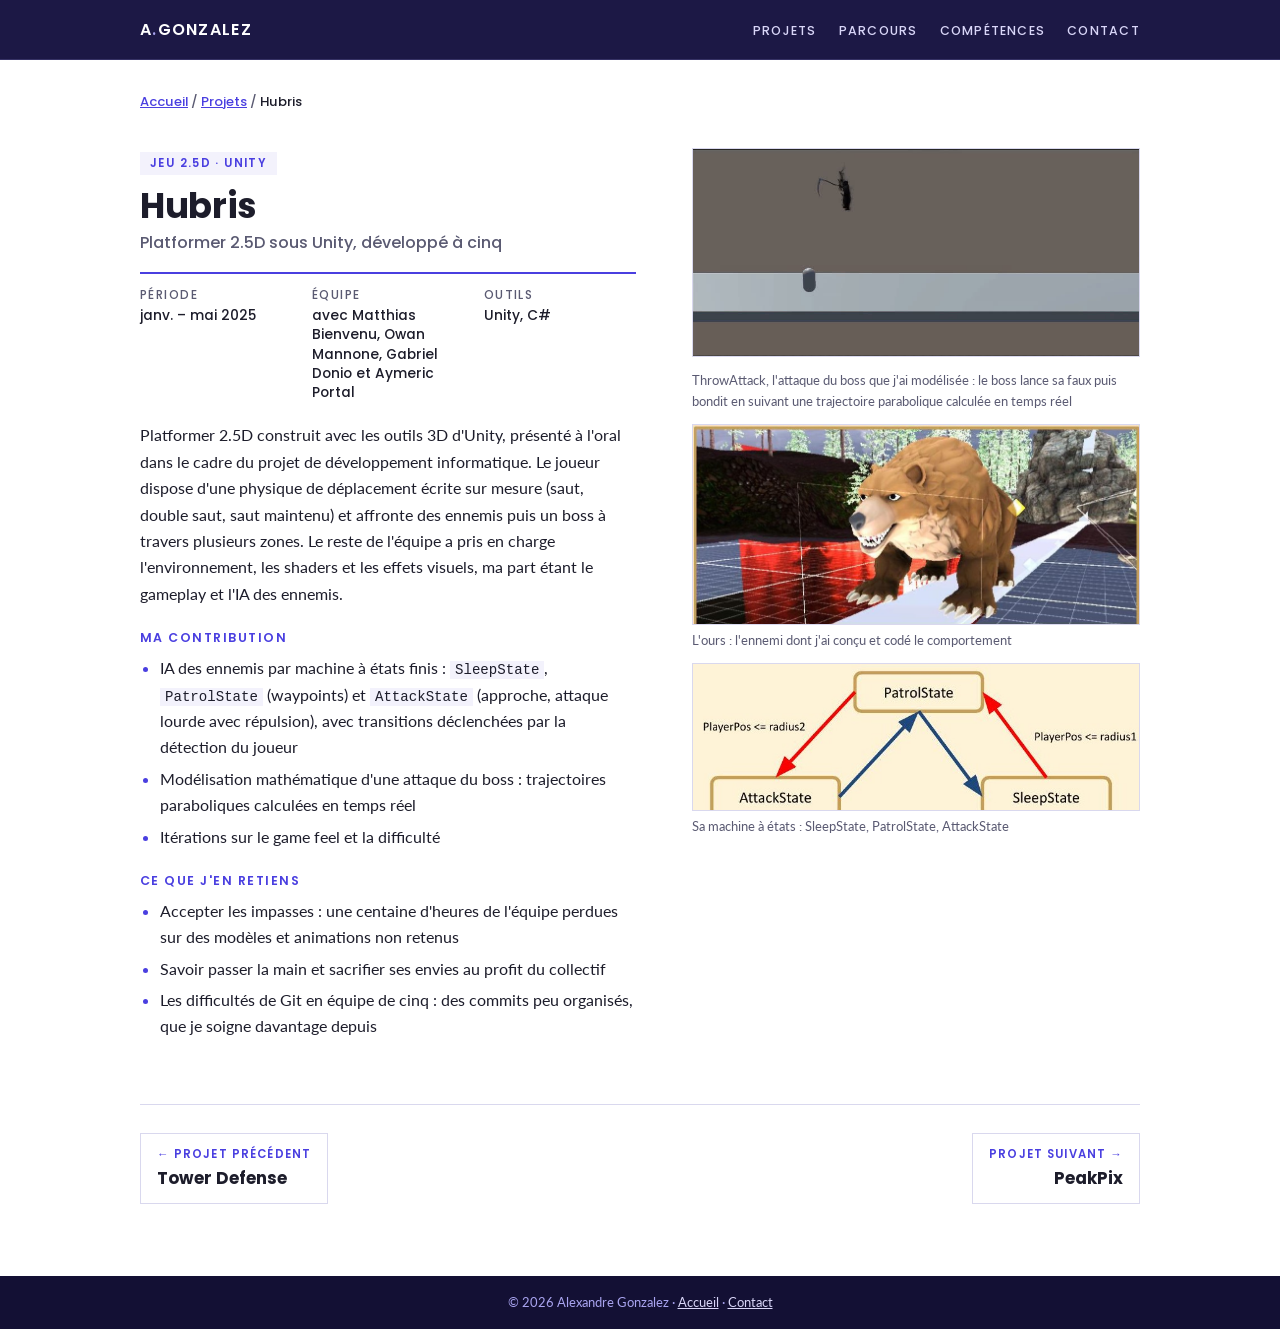
<file: projets/hubris/index.html>
<!DOCTYPE html>
<html lang="fr">
<head>
  <meta charset="utf-8">
  <meta name="viewport" content="width=device-width, initial-scale=1">
  <title>Hubris : Platformer 2.5D sous Unity | Alexandre Gonzalez</title>
  <meta name="description" content="Hubris : platformer 2.5D sous Unity développé à cinq, avec ennemis à machines à états, boss et shaders. Projet de Télécom SudParis, 2025.">
  <meta name="author" content="Alexandre Gonzalez">
  <link rel="canonical" href="https://alexandregonzalezgh.github.io/projets/hubris/">
  <meta property="og:type" content="article">
  <meta property="og:locale" content="fr_FR">
  <meta property="og:title" content="Hubris : Platformer 2">
  <meta property="og:description" content="Hubris : platformer 2.5D sous Unity développé à cinq, avec ennemis à machines à états, boss et shaders. Projet de Télécom SudParis, 2025.">
  <meta property="og:url" content="https://alexandregonzalezgh.github.io/projets/hubris/">
  <meta property="og:image" content="https://alexandregonzalezgh.github.io/assets/og-image.png">
  <meta name="twitter:card" content="summary_large_image">
  <meta name="theme-color" content="#1c1845">
  <link rel="preconnect" href="https://fonts.googleapis.com">
  <link rel="preconnect" href="https://fonts.gstatic.com" crossorigin>
  <link rel="stylesheet" href="https://fonts.googleapis.com/css2?family=Lato:ital,wght@0,400;0,700;1,400&family=Poppins:wght@300;400;500;600;700&display=swap">
  <link rel="stylesheet" href="../../index.css">
</head>
<body>
<a class="skip-link" href="#contenu">Aller au contenu</a>
<header class="site-header">
  <div class="wrap">
    <a class="brand" href="../../index.html">A<span>.</span>GONZALEZ</a>
    <nav aria-label="Navigation principale">
      <ul class="site-nav">
        <li><a href="../../index.html#projets">Projets</a></li>
        <li><a href="../../index.html#parcours">Parcours</a></li>
        <li><a href="../../index.html#competences">Compétences</a></li>
        <li><a href="../../index.html#contact">Contact</a></li>
      </ul>
    </nav>
  </div>
</header>
<main id="contenu">
  <section class="band project-page">
    <div class="wrap">
      <nav class="crumbs" aria-label="Fil d'Ariane"><a href="../../index.html">Accueil</a> <span aria-hidden="true">/</span> <a href="../../index.html#projets">Projets</a> <span aria-hidden="true">/</span> <span aria-current="page">Hubris</span></nav>
      <article class="case" id="hubris">
        <div class="case-text">
          <span class="tag">Jeu 2.5D · Unity</span>
          <h1><span class="name">Hubris</span> <span class="desc">Platformer 2.5D sous Unity, développé à cinq</span></h1>
          <dl class="facts">
            <div><dt>Période</dt><dd>janv. – mai 2025</dd></div>
            <div><dt>Équipe</dt><dd>avec Matthias Bienvenu, Owan Mannone, Gabriel Donio et Aymeric Portal</dd></div>
            <div><dt>Outils</dt><dd>Unity, C#</dd></div>
          </dl>
          <p>Platformer 2.5D construit avec les outils 3D d'Unity, présenté à l'oral dans le cadre du projet de développement informatique. Le joueur dispose d'une physique de déplacement écrite sur mesure (saut, double saut, saut maintenu) et affronte des ennemis puis un boss à travers plusieurs zones. Le reste de l'équipe a pris en charge l'environnement, les shaders et les effets visuels, ma part étant le gameplay et l'IA des ennemis.</p>
          <h4>Ma contribution</h4>
          <ul>
            <li>IA des ennemis par machine à états finis : <code>SleepState</code>, <code>PatrolState</code> (waypoints) et <code>AttackState</code> (approche, attaque lourde avec répulsion), avec transitions déclenchées par la détection du joueur</li>
            <li>Modélisation mathématique d'une attaque du boss : trajectoires paraboliques calculées en temps réel</li>
            <li>Itérations sur le game feel et la difficulté</li>
          </ul>
          <h4>Ce que j'en retiens</h4>
          <ul>
            <li>Accepter les impasses : une centaine d'heures de l'équipe perdues sur des modèles et animations non retenus</li>
            <li>Savoir passer la main et sacrifier ses envies au profit du collectif</li>
            <li>Les difficultés de Git en équipe de cinq : des commits peu organisés, que je soigne davantage depuis</li>
          </ul>
        </div>
        <div class="case-visual">
          <figure><video src="../../assets/hubris-throwattack.mp4" poster="../../assets/hubris-throwattack.jpg" autoplay loop muted playsinline preload="metadata" aria-label="ThrowAttack du boss : il lance sa faux puis bondit selon une trajectoire parabolique vers le joueur"></video><figcaption>ThrowAttack, l'attaque du boss que j'ai modélisée : le boss lance sa faux puis bondit en suivant une trajectoire parabolique calculée en temps réel</figcaption></figure>
          <figure><img src="../../assets/hubris-ours.jpg" alt="L'ours, ennemi du jeu Hubris" loading="lazy"><figcaption>L'ours : l'ennemi dont j'ai conçu et codé le comportement</figcaption></figure>
          <figure><img src="../../assets/hubris-fsm.jpg" alt="Diagramme de la machine à états de l'ours : sommeil, patrouille, attaque" loading="lazy"><figcaption>Sa machine à états : SleepState, PatrolState, AttackState</figcaption></figure>
        </div>
      </article>
      <nav class="pager" aria-label="Autres projets">
        <a class="prev" href="../tower-defense/index.html"><span>← Projet précédent</span><strong>Tower Defense</strong></a><a class="next" href="../peakpix/index.html"><span>Projet suivant →</span><strong>PeakPix</strong></a>
      </nav>
    </div>
  </section>
</main>
<footer class="site-footer">© 2026 Alexandre Gonzalez · <a href="../../index.html">Accueil</a> · <a href="../../index.html#contact">Contact</a></footer>
</body>
</html>
</file>
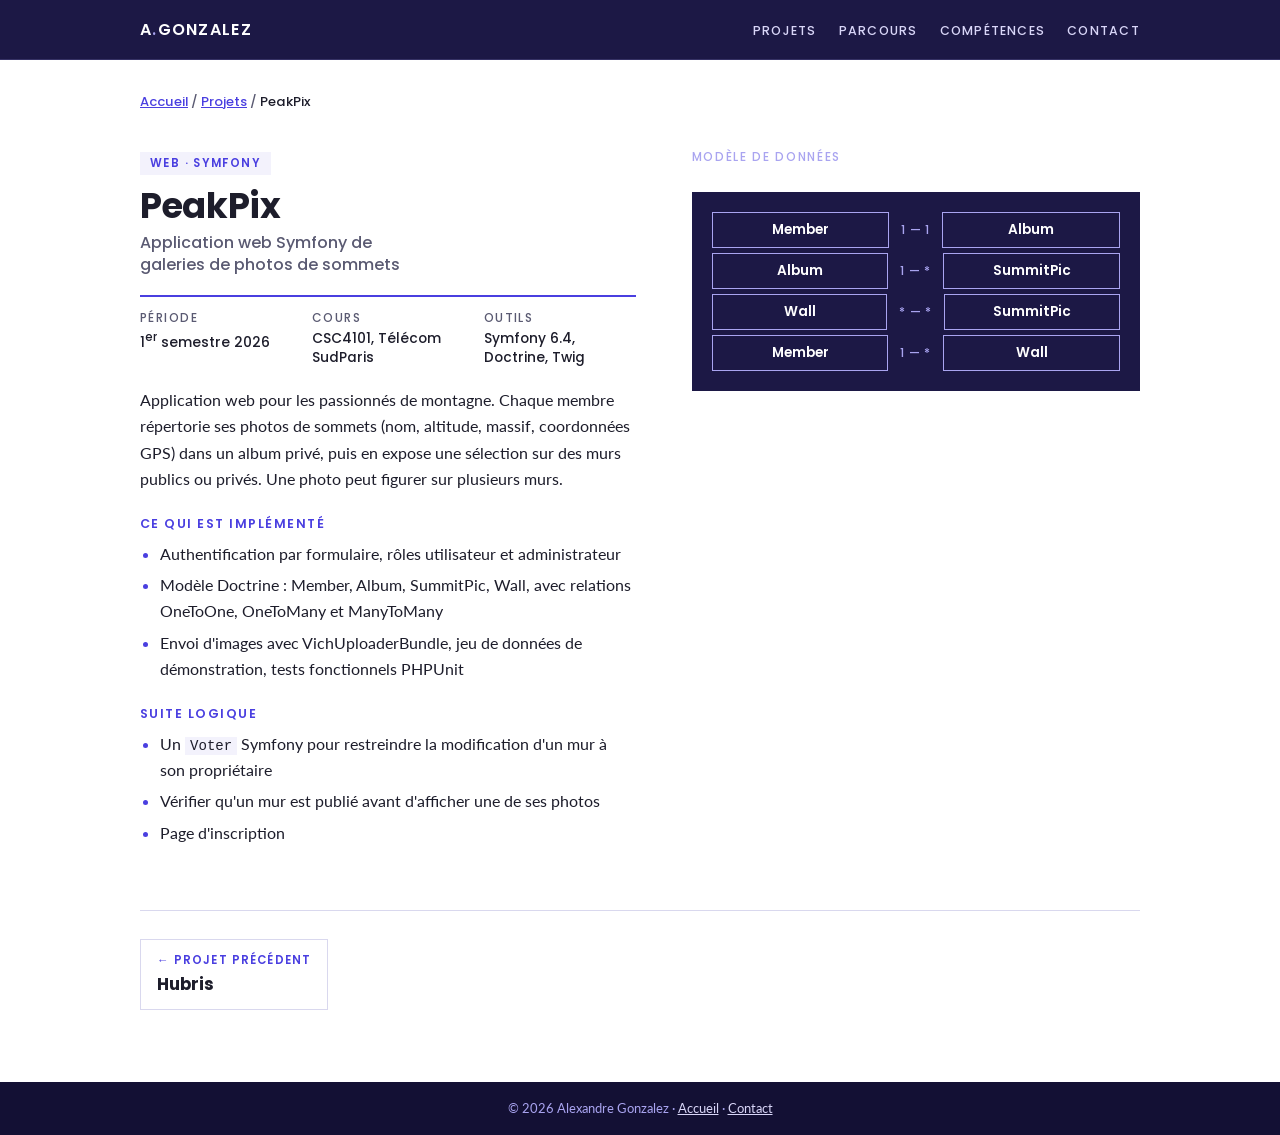
<file: projets/peakpix/index.html>
<!DOCTYPE html>
<html lang="fr">
<head>
  <meta charset="utf-8">
  <meta name="viewport" content="width=device-width, initial-scale=1">
  <title>PeakPix : Application web Symfony de galeries de sommets | Alexandre Gonzalez</title>
  <meta name="description" content="PeakPix : application web Symfony pour répertorier ses photos de sommets et les exposer sur des murs publics ou privés. Projet de Télécom SudParis, 2026.">
  <meta name="author" content="Alexandre Gonzalez">
  <link rel="canonical" href="https://alexandregonzalezgh.github.io/projets/peakpix/">
  <meta property="og:type" content="article">
  <meta property="og:locale" content="fr_FR">
  <meta property="og:title" content="PeakPix : Application web Symfony de galeries de photos de sommets">
  <meta property="og:description" content="PeakPix : application web Symfony pour répertorier ses photos de sommets et les exposer sur des murs publics ou privés. Projet de Télécom SudParis, 2026.">
  <meta property="og:url" content="https://alexandregonzalezgh.github.io/projets/peakpix/">
  <meta property="og:image" content="https://alexandregonzalezgh.github.io/assets/og-image.png">
  <meta name="twitter:card" content="summary_large_image">
  <meta name="theme-color" content="#1c1845">
  <link rel="preconnect" href="https://fonts.googleapis.com">
  <link rel="preconnect" href="https://fonts.gstatic.com" crossorigin>
  <link rel="stylesheet" href="https://fonts.googleapis.com/css2?family=Lato:ital,wght@0,400;0,700;1,400&family=Poppins:wght@300;400;500;600;700&display=swap">
  <link rel="stylesheet" href="../../index.css">
</head>
<body>
<a class="skip-link" href="#contenu">Aller au contenu</a>
<header class="site-header">
  <div class="wrap">
    <a class="brand" href="../../index.html">A<span>.</span>GONZALEZ</a>
    <nav aria-label="Navigation principale">
      <ul class="site-nav">
        <li><a href="../../index.html#projets">Projets</a></li>
        <li><a href="../../index.html#parcours">Parcours</a></li>
        <li><a href="../../index.html#competences">Compétences</a></li>
        <li><a href="../../index.html#contact">Contact</a></li>
      </ul>
    </nav>
  </div>
</header>
<main id="contenu">
  <section class="band project-page">
    <div class="wrap">
      <nav class="crumbs" aria-label="Fil d'Ariane"><a href="../../index.html">Accueil</a> <span aria-hidden="true">/</span> <a href="../../index.html#projets">Projets</a> <span aria-hidden="true">/</span> <span aria-current="page">PeakPix</span></nav>
      <article class="case" id="peakpix">
        <div class="case-text">
          <span class="tag">Web · Symfony</span>
          <h1><span class="name">PeakPix</span> <span class="desc">Application web Symfony de galeries de photos de sommets</span></h1>
          <dl class="facts">
            <div><dt>Période</dt><dd>1<sup>er</sup> semestre 2026</dd></div>
            <div><dt>Cours</dt><dd>CSC4101, Télécom SudParis</dd></div>
            <div><dt>Outils</dt><dd>Symfony 6.4, Doctrine, Twig</dd></div>
          </dl>
          <p>Application web pour les passionnés de montagne. Chaque membre répertorie ses photos de sommets (nom, altitude, massif, coordonnées GPS) dans un album privé, puis en expose une sélection sur des murs publics ou privés. Une photo peut figurer sur plusieurs murs.</p>
          <h4>Ce qui est implémenté</h4>
          <ul>
            <li>Authentification par formulaire, rôles utilisateur et administrateur</li>
            <li>Modèle Doctrine : Member, Album, SummitPic, Wall, avec relations OneToOne, OneToMany et ManyToMany</li>
            <li>Envoi d'images avec VichUploaderBundle, jeu de données de démonstration, tests fonctionnels PHPUnit</li>
          </ul>
          <h4>Suite logique</h4>
          <ul>
            <li>Un <code>Voter</code> Symfony pour restreindre la modification d'un mur à son propriétaire</li>
            <li>Vérifier qu'un mur est publié avant d'afficher une de ses photos</li>
            <li>Page d'inscription</li>
          </ul>
        </div>
        <div class="case-visual">
          <p class="model-title">Modèle de données</p>
          <ul class="model" aria-label="Relations entre les entités de PeakPix">
            <li><b>Member</b><i>1 — 1</i><b>Album</b></li>
            <li><b>Album</b><i>1 — *</i><b>SummitPic</b></li>
            <li><b>Wall</b><i>* — *</i><b>SummitPic</b></li>
            <li><b>Member</b><i>1 — *</i><b>Wall</b></li>
          </ul>
        </div>
      </article>
      <nav class="pager" aria-label="Autres projets">
        <a class="prev" href="../hubris/index.html"><span>← Projet précédent</span><strong>Hubris</strong></a><span></span>
      </nav>
    </div>
  </section>
</main>
<footer class="site-footer">© 2026 Alexandre Gonzalez · <a href="../../index.html">Accueil</a> · <a href="../../index.html#contact">Contact</a></footer>
</body>
</html>
</file>
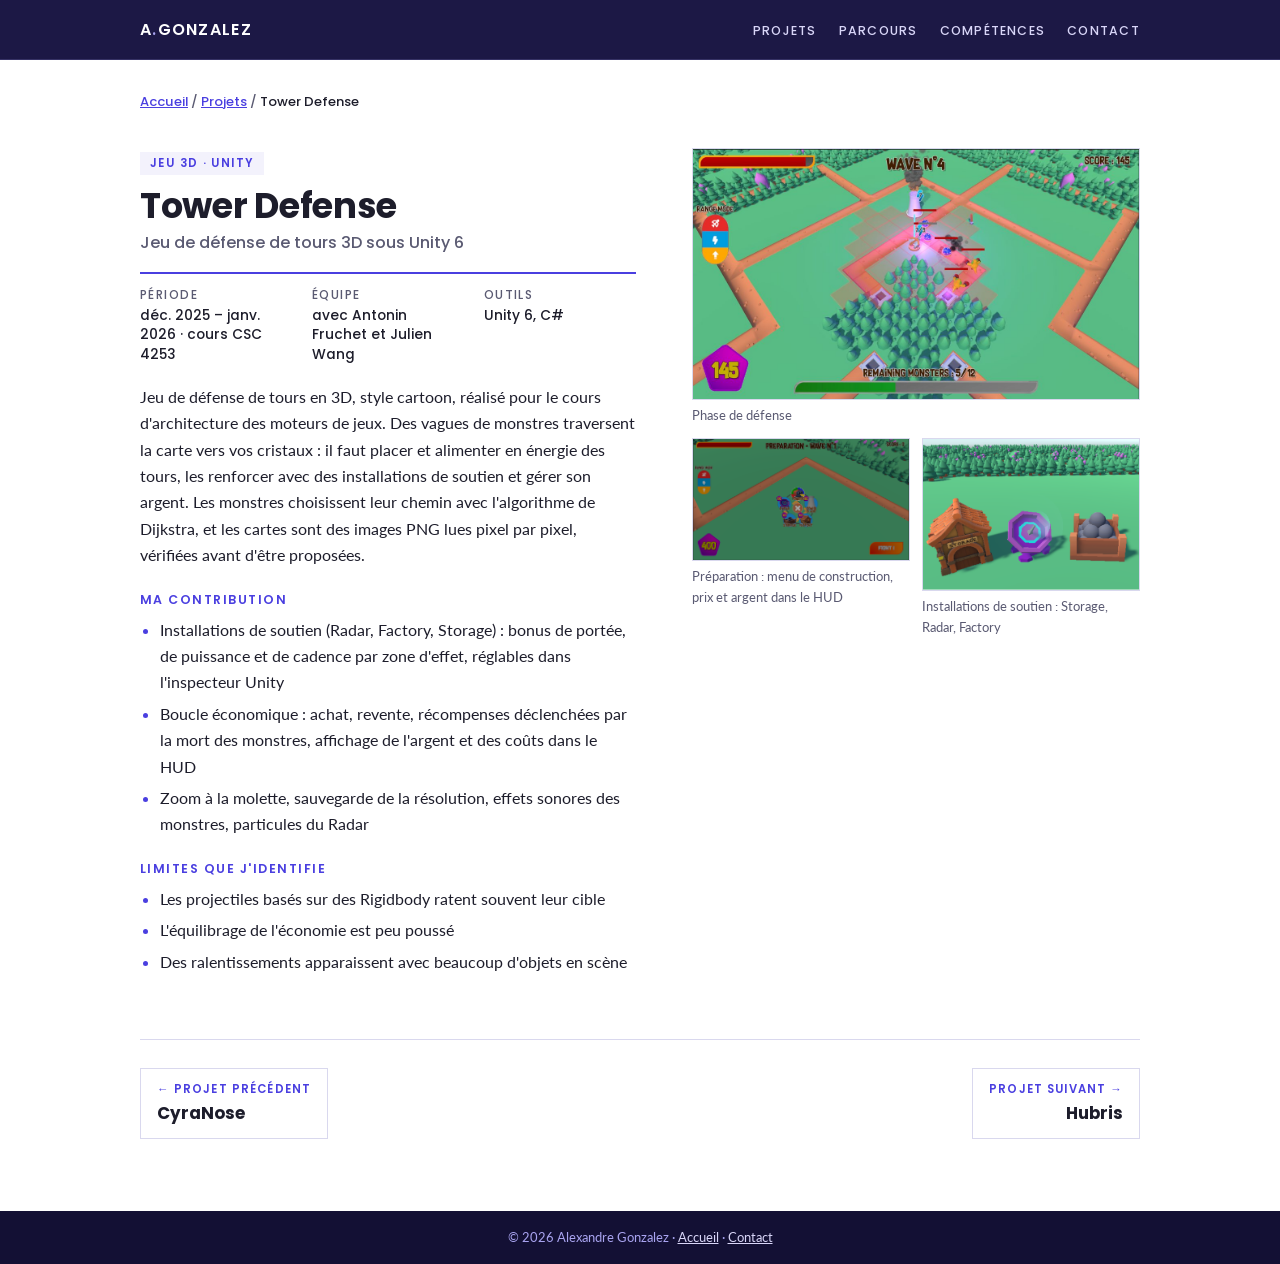
<file: projets/tower-defense/index.html>
<!DOCTYPE html>
<html lang="fr">
<head>
  <meta charset="utf-8">
  <meta name="viewport" content="width=device-width, initial-scale=1">
  <title>Tower Defense : Jeu de défense de tours 3D sous Unity | Alexandre Gonzalez</title>
  <meta name="description" content="Tower Defense : jeu de défense de tours 3D sous Unity 6 avec énergie, économie et installations de soutien. Projet de Télécom SudParis, 2025-2026.">
  <meta name="author" content="Alexandre Gonzalez">
  <link rel="canonical" href="https://alexandregonzalezgh.github.io/projets/tower-defense/">
  <meta property="og:type" content="article">
  <meta property="og:locale" content="fr_FR">
  <meta property="og:title" content="Tower Defense : Jeu de défense de tours 3D sous Unity 6">
  <meta property="og:description" content="Tower Defense : jeu de défense de tours 3D sous Unity 6 avec énergie, économie et installations de soutien. Projet de Télécom SudParis, 2025-2026.">
  <meta property="og:url" content="https://alexandregonzalezgh.github.io/projets/tower-defense/">
  <meta property="og:image" content="https://alexandregonzalezgh.github.io/assets/og-image.png">
  <meta name="twitter:card" content="summary_large_image">
  <meta name="theme-color" content="#1c1845">
  <link rel="preconnect" href="https://fonts.googleapis.com">
  <link rel="preconnect" href="https://fonts.gstatic.com" crossorigin>
  <link rel="stylesheet" href="https://fonts.googleapis.com/css2?family=Lato:ital,wght@0,400;0,700;1,400&family=Poppins:wght@300;400;500;600;700&display=swap">
  <link rel="stylesheet" href="../../index.css">
</head>
<body>
<a class="skip-link" href="#contenu">Aller au contenu</a>
<header class="site-header">
  <div class="wrap">
    <a class="brand" href="../../index.html">A<span>.</span>GONZALEZ</a>
    <nav aria-label="Navigation principale">
      <ul class="site-nav">
        <li><a href="../../index.html#projets">Projets</a></li>
        <li><a href="../../index.html#parcours">Parcours</a></li>
        <li><a href="../../index.html#competences">Compétences</a></li>
        <li><a href="../../index.html#contact">Contact</a></li>
      </ul>
    </nav>
  </div>
</header>
<main id="contenu">
  <section class="band project-page">
    <div class="wrap">
      <nav class="crumbs" aria-label="Fil d'Ariane"><a href="../../index.html">Accueil</a> <span aria-hidden="true">/</span> <a href="../../index.html#projets">Projets</a> <span aria-hidden="true">/</span> <span aria-current="page">Tower Defense</span></nav>
      <article class="case" id="tower-defense">
        <div class="case-text">
          <span class="tag">Jeu 3D · Unity</span>
          <h1><span class="name">Tower Defense</span> <span class="desc">Jeu de défense de tours 3D sous Unity 6</span></h1>
          <dl class="facts">
            <div><dt>Période</dt><dd>déc. 2025 – janv. 2026 · cours CSC 4253</dd></div>
            <div><dt>Équipe</dt><dd>avec Antonin Fruchet et Julien Wang</dd></div>
            <div><dt>Outils</dt><dd>Unity 6, C#</dd></div>
          </dl>
          <p>Jeu de défense de tours en 3D, style cartoon, réalisé pour le cours d'architecture des moteurs de jeux. Des vagues de monstres traversent la carte vers vos cristaux : il faut placer et alimenter en énergie des tours, les renforcer avec des installations de soutien et gérer son argent. Les monstres choisissent leur chemin avec l'algorithme de Dijkstra, et les cartes sont des images PNG lues pixel par pixel, vérifiées avant d'être proposées.</p>
          <h4>Ma contribution</h4>
          <ul>
            <li>Installations de soutien (Radar, Factory, Storage) : bonus de portée, de puissance et de cadence par zone d'effet, réglables dans l'inspecteur Unity</li>
            <li>Boucle économique : achat, revente, récompenses déclenchées par la mort des monstres, affichage de l'argent et des coûts dans le HUD</li>
            <li>Zoom à la molette, sauvegarde de la résolution, effets sonores des monstres, particules du Radar</li>
          </ul>
          <h4>Limites que j'identifie</h4>
          <ul>
            <li>Les projectiles basés sur des Rigidbody ratent souvent leur cible</li>
            <li>L'équilibrage de l'économie est peu poussé</li>
            <li>Des ralentissements apparaissent avec beaucoup d'objets en scène</li>
          </ul>
        </div>
        <div class="case-visual">
          <figure><img src="../../assets/hud-defense.jpg" alt="Phase de défense : tours, monstres et interface" width="1100" height="616" loading="lazy"><figcaption>Phase de défense</figcaption></figure>
          <div class="duo">
            <figure><img src="../../assets/td-menu-construction.png" alt="Phase de préparation : menu circulaire de construction avec les prix du Radar, du Storage, de la Factory et de la centrale, argent affiché en bas à gauche" loading="lazy"><figcaption>Préparation : menu de construction, prix et argent dans le HUD</figcaption></figure>
            <figure><img src="../../assets/td-batiments.png" alt="Les trois installations de soutien : Storage, Radar et Factory" loading="lazy"><figcaption>Installations de soutien : Storage, Radar, Factory</figcaption></figure>
          </div>
        </div>
      </article>
      <nav class="pager" aria-label="Autres projets">
        <a class="prev" href="../cyranose/index.html"><span>← Projet précédent</span><strong>CyraNose</strong></a><a class="next" href="../hubris/index.html"><span>Projet suivant →</span><strong>Hubris</strong></a>
      </nav>
    </div>
  </section>
</main>
<footer class="site-footer">© 2026 Alexandre Gonzalez · <a href="../../index.html">Accueil</a> · <a href="../../index.html#contact">Contact</a></footer>
</body>
</html>
</file>
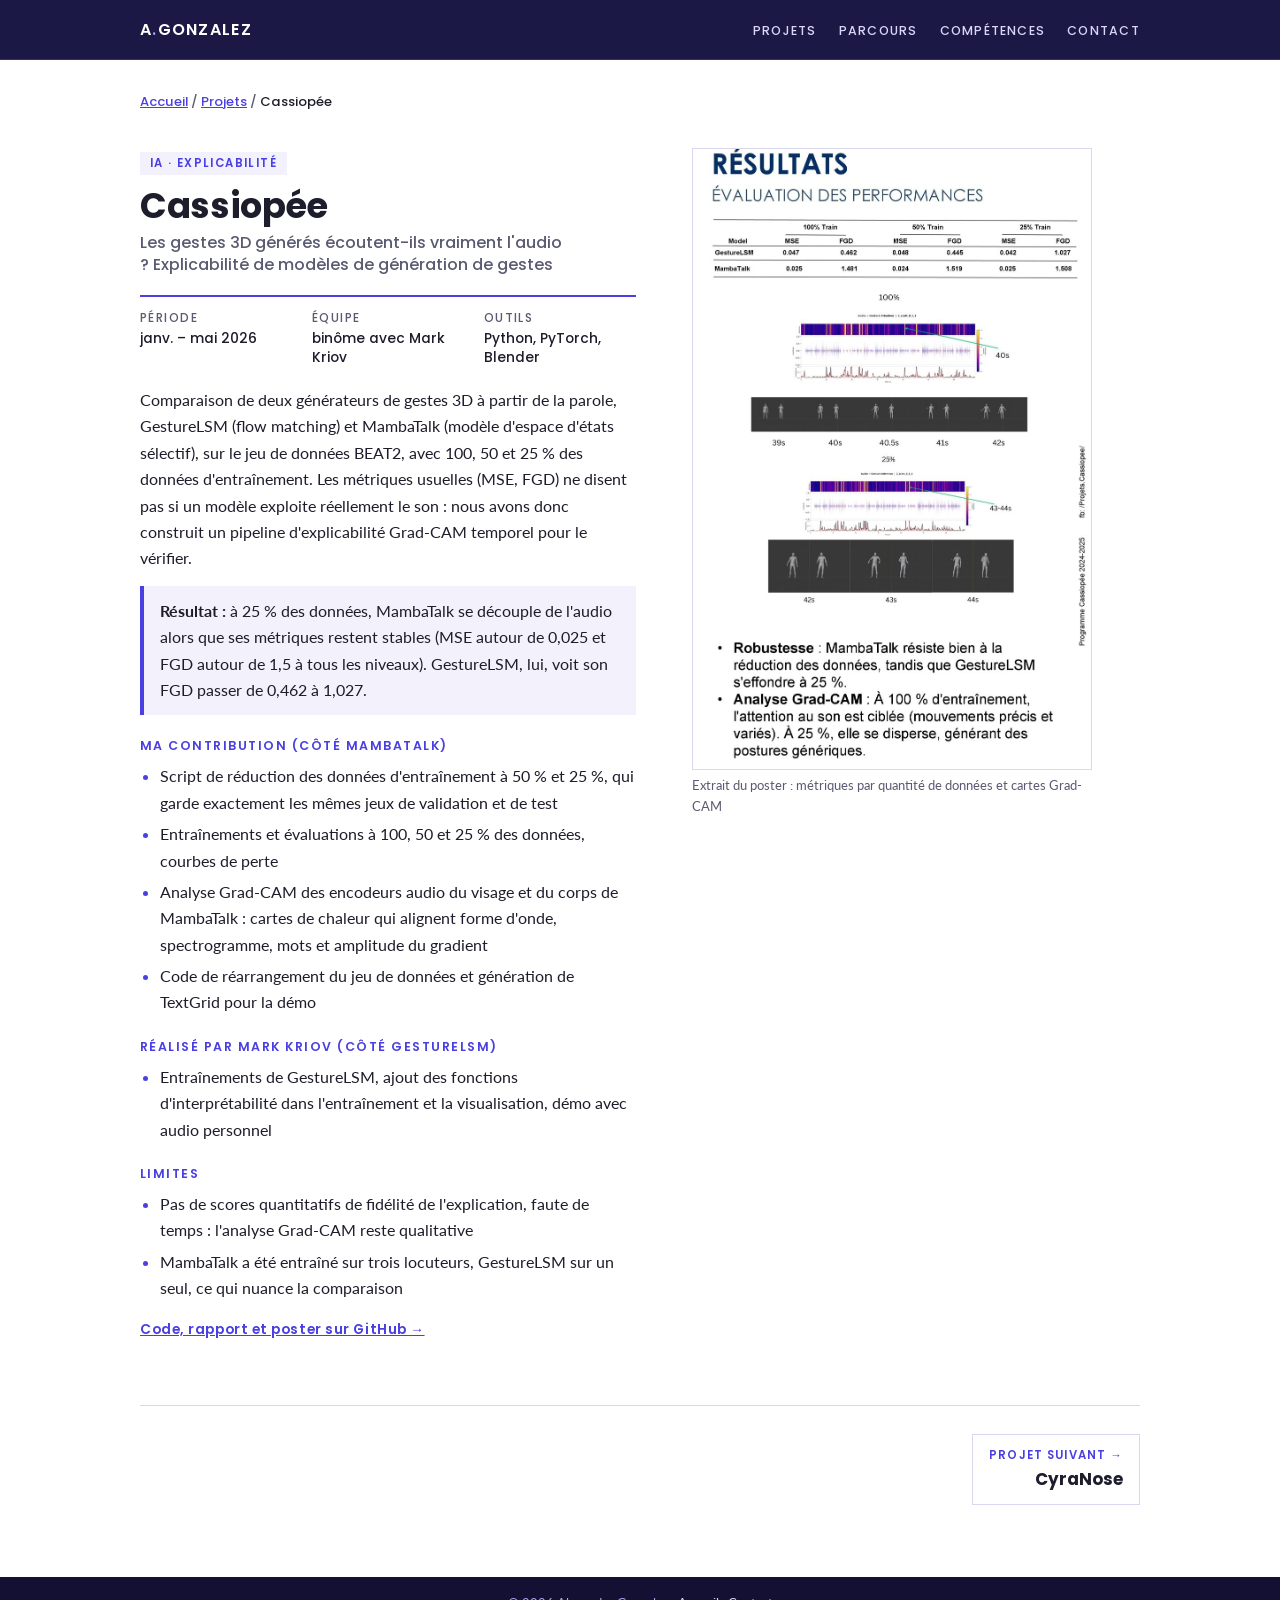
<file: site4/projets/cassiopee/index.html>
<!DOCTYPE html>
<html lang="fr">
<head>
  <meta charset="utf-8">
  <meta name="viewport" content="width=device-width, initial-scale=1">
  <title>Cassiopée : Explicabilité de la génération de gestes 3D | Alexandre Gonzalez</title>
  <meta name="description" content="Cassiopée : comparaison des modèles de génération de gestes 3D GestureLSM et MambaTalk avec 25, 50 et 100 % des données, et analyse Grad-CAM de l'usage de l'audio. Projet d'Alexandre Gonzalez et Mark Kriov, 2026.">
  <meta name="author" content="Alexandre Gonzalez">
  <link rel="canonical" href="https://alexandregonzalezgh.github.io/projets/cassiopee/">
  <meta property="og:type" content="article">
  <meta property="og:locale" content="fr_FR">
  <meta property="og:title" content="Cassiopée : Les gestes 3D générés écoutent-ils vraiment l'audio ? Explicabilité de modèles de générati">
  <meta property="og:description" content="Cassiopée : comparaison des modèles de génération de gestes 3D GestureLSM et MambaTalk avec 25, 50 et 100 % des données, et analyse Grad-CAM de l'usage de l'audio. Projet d'Alexandre Gonzalez et Mark Kriov, 2026.">
  <meta property="og:url" content="https://alexandregonzalezgh.github.io/projets/cassiopee/">
  <meta property="og:image" content="https://alexandregonzalezgh.github.io/assets/og-image.png">
  <meta name="twitter:card" content="summary_large_image">
  <meta name="theme-color" content="#1c1845">
  <link rel="preconnect" href="https://fonts.googleapis.com">
  <link rel="preconnect" href="https://fonts.gstatic.com" crossorigin>
  <link rel="stylesheet" href="https://fonts.googleapis.com/css2?family=Lato:ital,wght@0,400;0,700;1,400&family=Poppins:wght@300;400;500;600;700&display=swap">
  <link rel="stylesheet" href="../../index.css">
</head>
<body>
<a class="skip-link" href="#contenu">Aller au contenu</a>
<header class="site-header">
  <div class="wrap">
    <a class="brand" href="../../index.html">A<span>.</span>GONZALEZ</a>
    <nav aria-label="Navigation principale">
      <ul class="site-nav">
        <li><a href="../../index.html#projets">Projets</a></li>
        <li><a href="../../index.html#parcours">Parcours</a></li>
        <li><a href="../../index.html#competences">Compétences</a></li>
        <li><a href="../../index.html#contact">Contact</a></li>
      </ul>
    </nav>
  </div>
</header>
<main id="contenu">
  <section class="band project-page">
    <div class="wrap">
      <nav class="crumbs" aria-label="Fil d'Ariane"><a href="../../index.html">Accueil</a> <span aria-hidden="true">/</span> <a href="../../index.html#projets">Projets</a> <span aria-hidden="true">/</span> <span aria-current="page">Cassiopée</span></nav>
      <article class="case" id="cassiopee">
        <div class="case-text">
          <span class="tag">IA · Explicabilité</span>
          <h1><span class="name">Cassiopée</span> <span class="desc">Les gestes 3D générés écoutent-ils vraiment l'audio ? Explicabilité de modèles de génération de gestes</span></h1>
          <dl class="facts">
            <div><dt>Période</dt><dd>janv. – mai 2026</dd></div>
            <div><dt>Équipe</dt><dd>binôme avec Mark Kriov</dd></div>
            <div><dt>Outils</dt><dd>Python, PyTorch, Blender</dd></div>
          </dl>
          <p>Comparaison de deux générateurs de gestes 3D à partir de la parole, GestureLSM (flow matching) et MambaTalk (modèle d'espace d'états sélectif), sur le jeu de données BEAT2, avec 100, 50 et 25 % des données d'entraînement. Les métriques usuelles (MSE, FGD) ne disent pas si un modèle exploite réellement le son : nous avons donc construit un pipeline d'explicabilité Grad-CAM temporel pour le vérifier.</p>
          <p class="result"><strong>Résultat :</strong> à 25 % des données, MambaTalk se découple de l'audio alors que ses métriques restent stables (MSE autour de 0,025 et FGD autour de 1,5 à tous les niveaux). GestureLSM, lui, voit son FGD passer de 0,462 à 1,027.</p>
          <h4>Ma contribution (côté MambaTalk)</h4>
          <ul>
            <li>Script de réduction des données d'entraînement à 50 % et 25 %, qui garde exactement les mêmes jeux de validation et de test</li>
            <li>Entraînements et évaluations à 100, 50 et 25 % des données, courbes de perte</li>
            <li>Analyse Grad-CAM des encodeurs audio du visage et du corps de MambaTalk : cartes de chaleur qui alignent forme d'onde, spectrogramme, mots et amplitude du gradient</li>
            <li>Code de réarrangement du jeu de données et génération de TextGrid pour la démo</li>
          </ul>
          <h4>Réalisé par Mark Kriov (côté GestureLSM)</h4>
          <ul>
            <li>Entraînements de GestureLSM, ajout des fonctions d'interprétabilité dans l'entraînement et la visualisation, démo avec audio personnel</li>
          </ul>
          <h4>Limites</h4>
          <ul>
            <li>Pas de scores quantitatifs de fidélité de l'explication, faute de temps : l'analyse Grad-CAM reste qualitative</li>
            <li>MambaTalk a été entraîné sur trois locuteurs, GestureLSM sur un seul, ce qui nuance la comparaison</li>
          </ul>
          <a class="link" href="https://github.com/AlexandreGonzalezGH/cassiopee">Code, rapport et poster sur GitHub →</a>
        </div>
        <div class="case-visual">
          <figure class="poster-shot"><img src="../../assets/cassiopee-resultats.jpg" alt="Extrait du poster : tableau des métriques et cartes Grad-CAM à 100 % et 25 %" loading="lazy"><figcaption>Extrait du poster : métriques par quantité de données et cartes Grad-CAM</figcaption></figure>
        </div>
      </article>
      <nav class="pager" aria-label="Autres projets">
        <span></span><a class="next" href="../cyranose/index.html"><span>Projet suivant →</span><strong>CyraNose</strong></a>
      </nav>
    </div>
  </section>
</main>
<footer class="site-footer">© 2026 Alexandre Gonzalez · <a href="../../index.html">Accueil</a> · <a href="../../index.html#contact">Contact</a></footer>
</body>
</html>
</file>
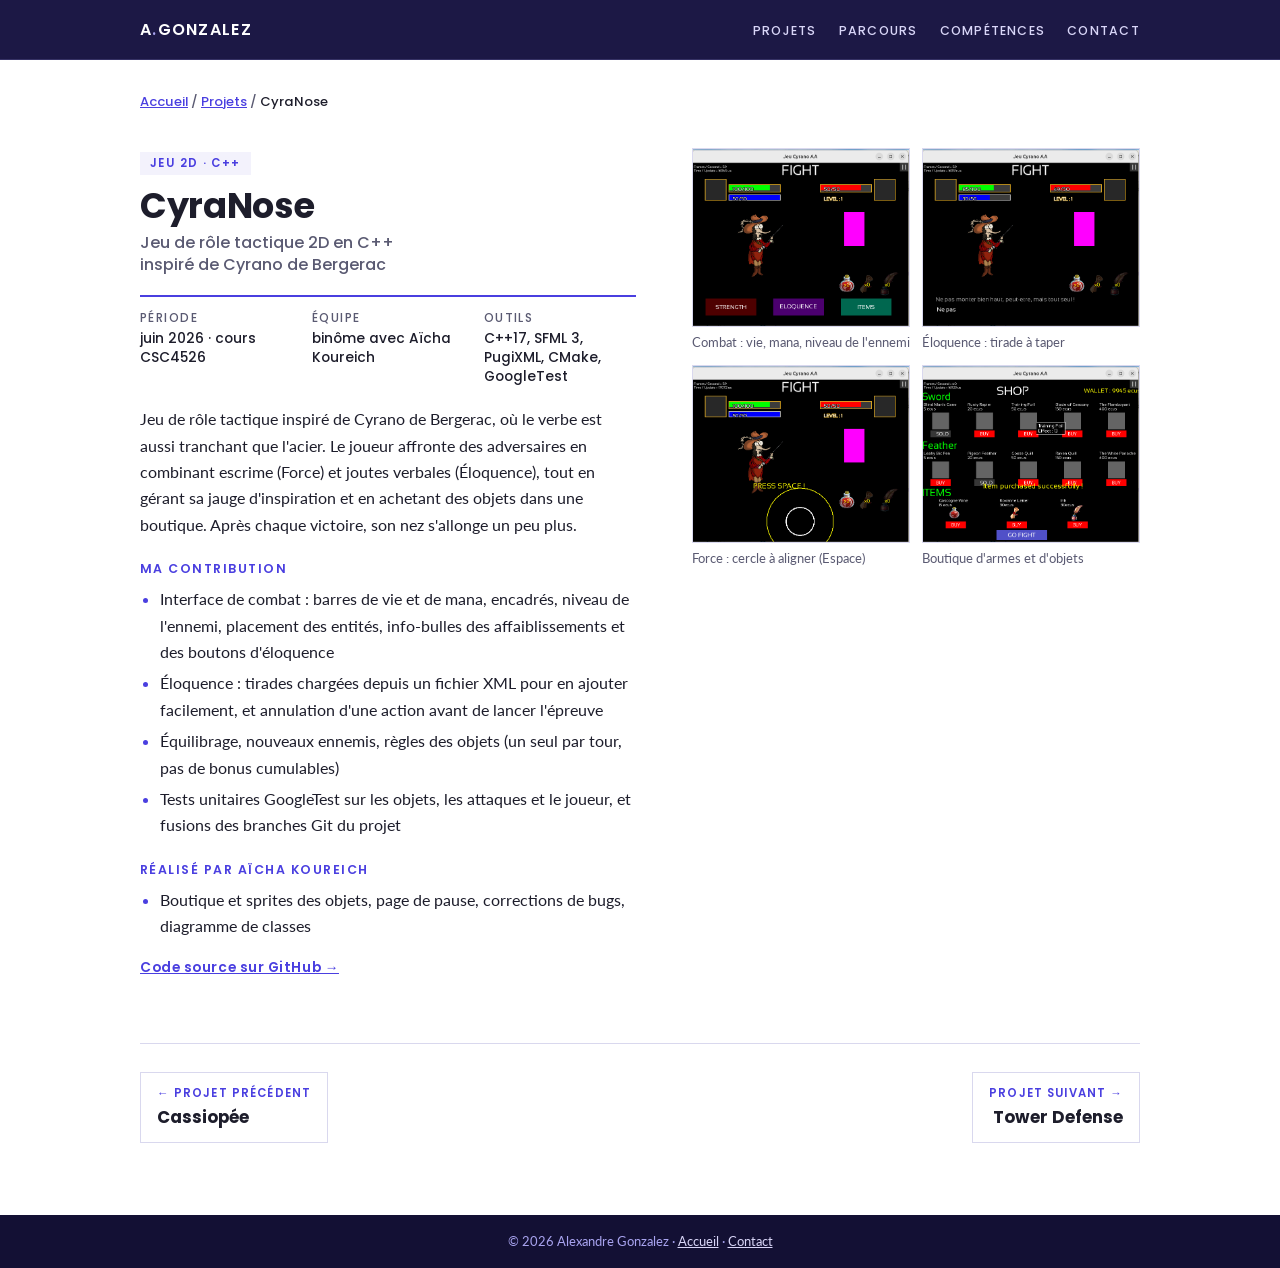
<file: site4/projets/cyranose/index.html>
<!DOCTYPE html>
<html lang="fr">
<head>
  <meta charset="utf-8">
  <meta name="viewport" content="width=device-width, initial-scale=1">
  <title>CyraNose : Jeu de rôle tactique 2D en C++ | Alexandre Gonzalez</title>
  <meta name="description" content="CyraNose : jeu de rôle tactique 2D en C++17 (SFML) mêlant escrime et joutes verbales. Projet d'Alexandre Gonzalez et Aïcha Koureich, 2026.">
  <meta name="author" content="Alexandre Gonzalez">
  <link rel="canonical" href="https://alexandregonzalezgh.github.io/projets/cyranose/">
  <meta property="og:type" content="article">
  <meta property="og:locale" content="fr_FR">
  <meta property="og:title" content="CyraNose : Jeu de rôle tactique 2D en C++ inspiré de Cyrano de Bergerac">
  <meta property="og:description" content="CyraNose : jeu de rôle tactique 2D en C++17 (SFML) mêlant escrime et joutes verbales. Projet d'Alexandre Gonzalez et Aïcha Koureich, 2026.">
  <meta property="og:url" content="https://alexandregonzalezgh.github.io/projets/cyranose/">
  <meta property="og:image" content="https://alexandregonzalezgh.github.io/assets/og-image.png">
  <meta name="twitter:card" content="summary_large_image">
  <meta name="theme-color" content="#1c1845">
  <link rel="preconnect" href="https://fonts.googleapis.com">
  <link rel="preconnect" href="https://fonts.gstatic.com" crossorigin>
  <link rel="stylesheet" href="https://fonts.googleapis.com/css2?family=Lato:ital,wght@0,400;0,700;1,400&family=Poppins:wght@300;400;500;600;700&display=swap">
  <link rel="stylesheet" href="../../index.css">
</head>
<body>
<a class="skip-link" href="#contenu">Aller au contenu</a>
<header class="site-header">
  <div class="wrap">
    <a class="brand" href="../../index.html">A<span>.</span>GONZALEZ</a>
    <nav aria-label="Navigation principale">
      <ul class="site-nav">
        <li><a href="../../index.html#projets">Projets</a></li>
        <li><a href="../../index.html#parcours">Parcours</a></li>
        <li><a href="../../index.html#competences">Compétences</a></li>
        <li><a href="../../index.html#contact">Contact</a></li>
      </ul>
    </nav>
  </div>
</header>
<main id="contenu">
  <section class="band project-page">
    <div class="wrap">
      <nav class="crumbs" aria-label="Fil d'Ariane"><a href="../../index.html">Accueil</a> <span aria-hidden="true">/</span> <a href="../../index.html#projets">Projets</a> <span aria-hidden="true">/</span> <span aria-current="page">CyraNose</span></nav>
      <article class="case" id="cyranose">
        <div class="case-text">
          <span class="tag">Jeu 2D · C++</span>
          <h1><span class="name">CyraNose</span> <span class="desc">Jeu de rôle tactique 2D en C++ inspiré de Cyrano de Bergerac</span></h1>
          <dl class="facts">
            <div><dt>Période</dt><dd>juin 2026 · cours CSC4526</dd></div>
            <div><dt>Équipe</dt><dd>binôme avec Aïcha Koureich</dd></div>
            <div><dt>Outils</dt><dd>C++17, SFML 3, PugiXML, CMake, GoogleTest</dd></div>
          </dl>
          <p>Jeu de rôle tactique inspiré de Cyrano de Bergerac, où le verbe est aussi tranchant que l'acier. Le joueur affronte des adversaires en combinant escrime (Force) et joutes verbales (Éloquence), tout en gérant sa jauge d'inspiration et en achetant des objets dans une boutique. Après chaque victoire, son nez s'allonge un peu plus.</p>
          <h4>Ma contribution</h4>
          <ul>
            <li>Interface de combat : barres de vie et de mana, encadrés, niveau de l'ennemi, placement des entités, info-bulles des affaiblissements et des boutons d'éloquence</li>
            <li>Éloquence : tirades chargées depuis un fichier XML pour en ajouter facilement, et annulation d'une action avant de lancer l'épreuve</li>
            <li>Équilibrage, nouveaux ennemis, règles des objets (un seul par tour, pas de bonus cumulables)</li>
            <li>Tests unitaires GoogleTest sur les objets, les attaques et le joueur, et fusions des branches Git du projet</li>
          </ul>
          <h4>Réalisé par Aïcha Koureich</h4>
          <ul>
            <li>Boutique et sprites des objets, page de pause, corrections de bugs, diagramme de classes</li>
          </ul>
          <a class="link" href="https://github.com/AlexandreGonzalezGH/game-micro-project-csc4526">Code source sur GitHub →</a>
        </div>
        <div class="case-visual">
          <div class="duo">
            <figure><img src="../../assets/cyranose-combat.png" alt="Écran de combat de CyraNose" loading="lazy"><figcaption>Combat : vie, mana, niveau de l'ennemi</figcaption></figure>
            <figure><img src="../../assets/cyranose-eloquence.png" alt="Tirade à compléter au clavier" loading="lazy"><figcaption>Éloquence : tirade à taper</figcaption></figure>
            <figure><img src="../../assets/cyranose-qte.png" alt="Événement rapide : cercle à aligner" loading="lazy"><figcaption>Force : cercle à aligner (Espace)</figcaption></figure>
            <figure><img src="../../assets/cyranose-shop.png" alt="Boutique d'armes et d'objets" loading="lazy"><figcaption>Boutique d'armes et d'objets</figcaption></figure>
          </div>
        </div>
      </article>
      <nav class="pager" aria-label="Autres projets">
        <a class="prev" href="../cassiopee/index.html"><span>← Projet précédent</span><strong>Cassiopée</strong></a><a class="next" href="../tower-defense/index.html"><span>Projet suivant →</span><strong>Tower Defense</strong></a>
      </nav>
    </div>
  </section>
</main>
<footer class="site-footer">© 2026 Alexandre Gonzalez · <a href="../../index.html">Accueil</a> · <a href="../../index.html#contact">Contact</a></footer>
</body>
</html>
</file>
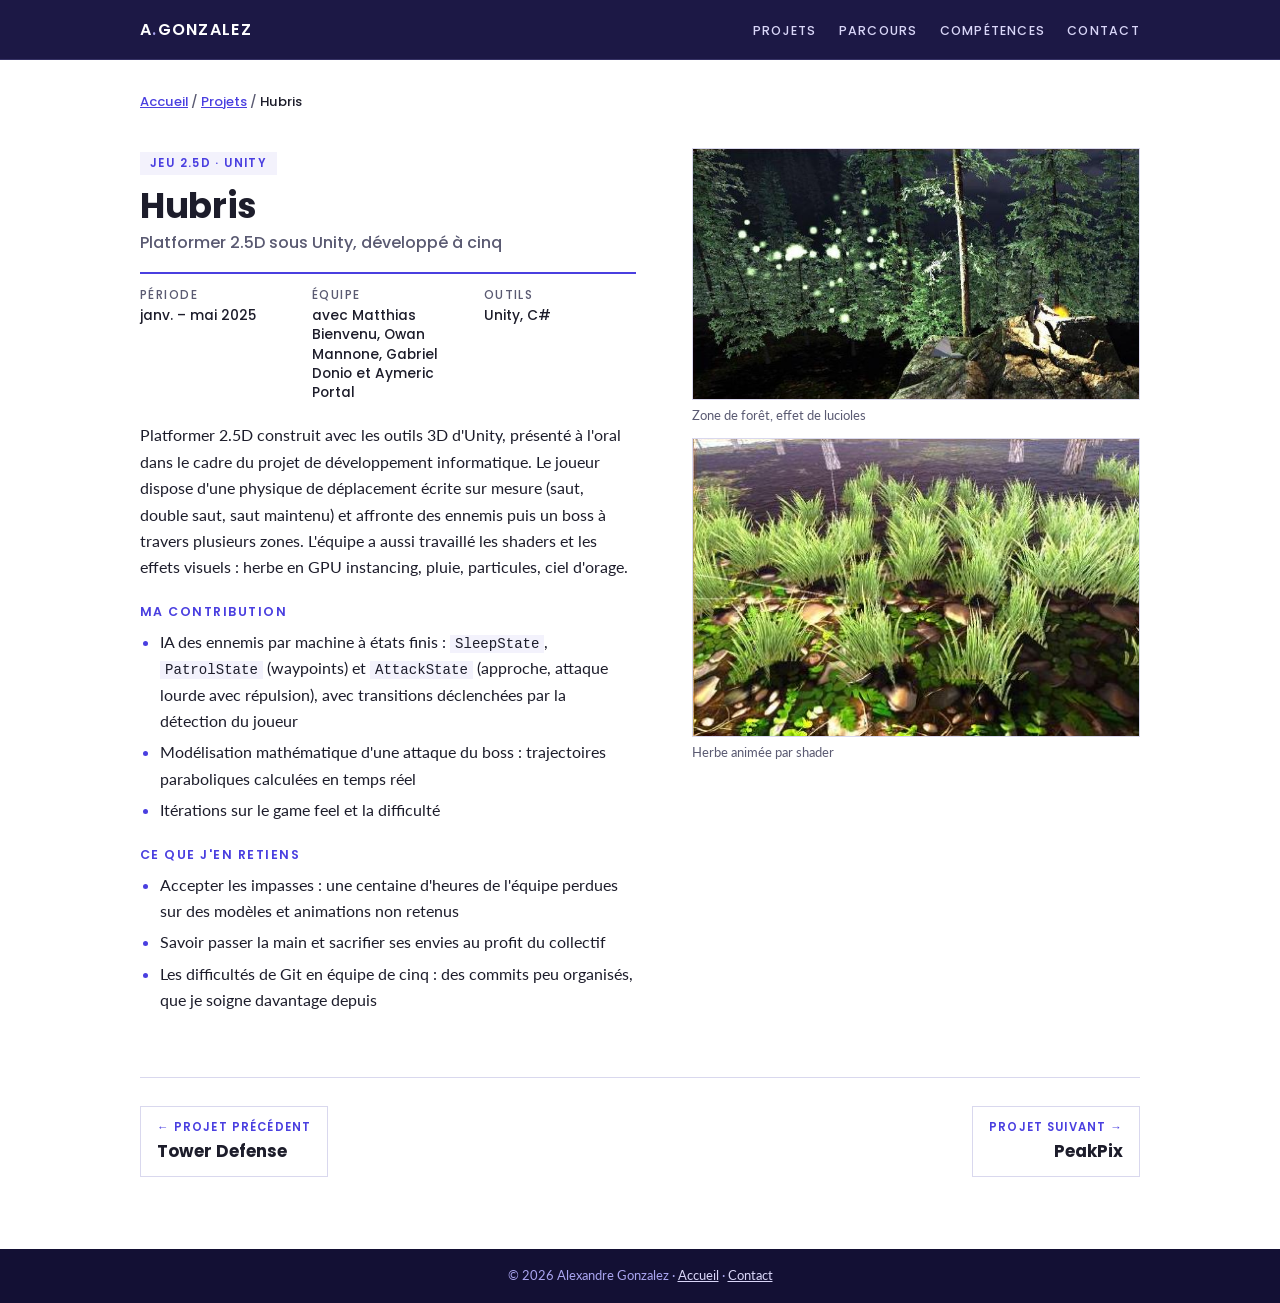
<file: site4/projets/hubris/index.html>
<!DOCTYPE html>
<html lang="fr">
<head>
  <meta charset="utf-8">
  <meta name="viewport" content="width=device-width, initial-scale=1">
  <title>Hubris : Platformer 2.5D sous Unity | Alexandre Gonzalez</title>
  <meta name="description" content="Hubris : platformer 2.5D sous Unity développé à cinq, avec ennemis à machines à états, boss et shaders. Projet de Télécom SudParis, 2025.">
  <meta name="author" content="Alexandre Gonzalez">
  <link rel="canonical" href="https://alexandregonzalezgh.github.io/projets/hubris/">
  <meta property="og:type" content="article">
  <meta property="og:locale" content="fr_FR">
  <meta property="og:title" content="Hubris : Platformer 2">
  <meta property="og:description" content="Hubris : platformer 2.5D sous Unity développé à cinq, avec ennemis à machines à états, boss et shaders. Projet de Télécom SudParis, 2025.">
  <meta property="og:url" content="https://alexandregonzalezgh.github.io/projets/hubris/">
  <meta property="og:image" content="https://alexandregonzalezgh.github.io/assets/og-image.png">
  <meta name="twitter:card" content="summary_large_image">
  <meta name="theme-color" content="#1c1845">
  <link rel="preconnect" href="https://fonts.googleapis.com">
  <link rel="preconnect" href="https://fonts.gstatic.com" crossorigin>
  <link rel="stylesheet" href="https://fonts.googleapis.com/css2?family=Lato:ital,wght@0,400;0,700;1,400&family=Poppins:wght@300;400;500;600;700&display=swap">
  <link rel="stylesheet" href="../../index.css">
</head>
<body>
<a class="skip-link" href="#contenu">Aller au contenu</a>
<header class="site-header">
  <div class="wrap">
    <a class="brand" href="../../index.html">A<span>.</span>GONZALEZ</a>
    <nav aria-label="Navigation principale">
      <ul class="site-nav">
        <li><a href="../../index.html#projets">Projets</a></li>
        <li><a href="../../index.html#parcours">Parcours</a></li>
        <li><a href="../../index.html#competences">Compétences</a></li>
        <li><a href="../../index.html#contact">Contact</a></li>
      </ul>
    </nav>
  </div>
</header>
<main id="contenu">
  <section class="band project-page">
    <div class="wrap">
      <nav class="crumbs" aria-label="Fil d'Ariane"><a href="../../index.html">Accueil</a> <span aria-hidden="true">/</span> <a href="../../index.html#projets">Projets</a> <span aria-hidden="true">/</span> <span aria-current="page">Hubris</span></nav>
      <article class="case" id="hubris">
        <div class="case-text">
          <span class="tag">Jeu 2.5D · Unity</span>
          <h1><span class="name">Hubris</span> <span class="desc">Platformer 2.5D sous Unity, développé à cinq</span></h1>
          <dl class="facts">
            <div><dt>Période</dt><dd>janv. – mai 2025</dd></div>
            <div><dt>Équipe</dt><dd>avec Matthias Bienvenu, Owan Mannone, Gabriel Donio et Aymeric Portal</dd></div>
            <div><dt>Outils</dt><dd>Unity, C#</dd></div>
          </dl>
          <p>Platformer 2.5D construit avec les outils 3D d'Unity, présenté à l'oral dans le cadre du projet de développement informatique. Le joueur dispose d'une physique de déplacement écrite sur mesure (saut, double saut, saut maintenu) et affronte des ennemis puis un boss à travers plusieurs zones. L'équipe a aussi travaillé les shaders et les effets visuels : herbe en GPU instancing, pluie, particules, ciel d'orage.</p>
          <h4>Ma contribution</h4>
          <ul>
            <li>IA des ennemis par machine à états finis : <code>SleepState</code>, <code>PatrolState</code> (waypoints) et <code>AttackState</code> (approche, attaque lourde avec répulsion), avec transitions déclenchées par la détection du joueur</li>
            <li>Modélisation mathématique d'une attaque du boss : trajectoires paraboliques calculées en temps réel</li>
            <li>Itérations sur le game feel et la difficulté</li>
          </ul>
          <h4>Ce que j'en retiens</h4>
          <ul>
            <li>Accepter les impasses : une centaine d'heures de l'équipe perdues sur des modèles et animations non retenus</li>
            <li>Savoir passer la main et sacrifier ses envies au profit du collectif</li>
            <li>Les difficultés de Git en équipe de cinq : des commits peu organisés, que je soigne davantage depuis</li>
          </ul>
        </div>
        <div class="case-visual">
          <figure><img src="../../assets/hub-foret.jpg" alt="Forêt de nuit avec lucioles" loading="lazy"><figcaption>Zone de forêt, effet de lucioles</figcaption></figure>
          <figure><img src="../../assets/hub-herbe.jpg" alt="Herbe rendue par GPU instancing" loading="lazy"><figcaption>Herbe animée par shader</figcaption></figure>
        </div>
      </article>
      <nav class="pager" aria-label="Autres projets">
        <a class="prev" href="../tower-defense/index.html"><span>← Projet précédent</span><strong>Tower Defense</strong></a><a class="next" href="../peakpix/index.html"><span>Projet suivant →</span><strong>PeakPix</strong></a>
      </nav>
    </div>
  </section>
</main>
<footer class="site-footer">© 2026 Alexandre Gonzalez · <a href="../../index.html">Accueil</a> · <a href="../../index.html#contact">Contact</a></footer>
</body>
</html>
</file>
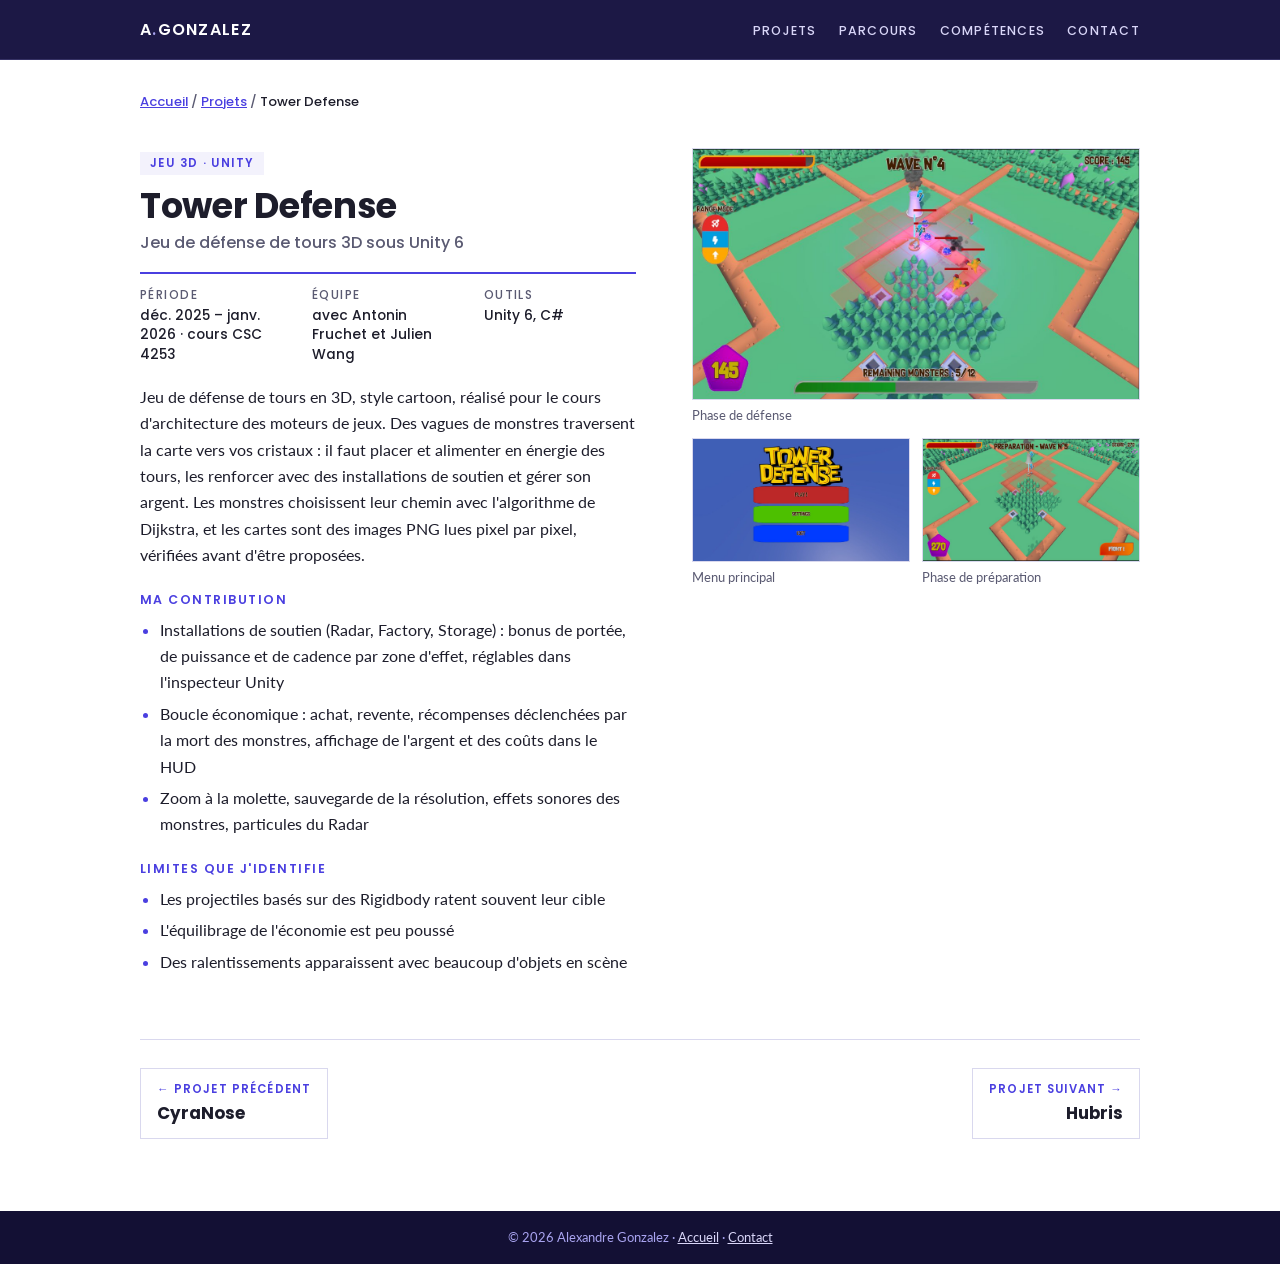
<file: site4/projets/tower-defense/index.html>
<!DOCTYPE html>
<html lang="fr">
<head>
  <meta charset="utf-8">
  <meta name="viewport" content="width=device-width, initial-scale=1">
  <title>Tower Defense : Jeu de défense de tours 3D sous Unity | Alexandre Gonzalez</title>
  <meta name="description" content="Tower Defense : jeu de défense de tours 3D sous Unity 6 avec énergie, économie et installations de soutien. Projet de Télécom SudParis, 2025-2026.">
  <meta name="author" content="Alexandre Gonzalez">
  <link rel="canonical" href="https://alexandregonzalezgh.github.io/projets/tower-defense/">
  <meta property="og:type" content="article">
  <meta property="og:locale" content="fr_FR">
  <meta property="og:title" content="Tower Defense : Jeu de défense de tours 3D sous Unity 6">
  <meta property="og:description" content="Tower Defense : jeu de défense de tours 3D sous Unity 6 avec énergie, économie et installations de soutien. Projet de Télécom SudParis, 2025-2026.">
  <meta property="og:url" content="https://alexandregonzalezgh.github.io/projets/tower-defense/">
  <meta property="og:image" content="https://alexandregonzalezgh.github.io/assets/og-image.png">
  <meta name="twitter:card" content="summary_large_image">
  <meta name="theme-color" content="#1c1845">
  <link rel="preconnect" href="https://fonts.googleapis.com">
  <link rel="preconnect" href="https://fonts.gstatic.com" crossorigin>
  <link rel="stylesheet" href="https://fonts.googleapis.com/css2?family=Lato:ital,wght@0,400;0,700;1,400&family=Poppins:wght@300;400;500;600;700&display=swap">
  <link rel="stylesheet" href="../../index.css">
</head>
<body>
<a class="skip-link" href="#contenu">Aller au contenu</a>
<header class="site-header">
  <div class="wrap">
    <a class="brand" href="../../index.html">A<span>.</span>GONZALEZ</a>
    <nav aria-label="Navigation principale">
      <ul class="site-nav">
        <li><a href="../../index.html#projets">Projets</a></li>
        <li><a href="../../index.html#parcours">Parcours</a></li>
        <li><a href="../../index.html#competences">Compétences</a></li>
        <li><a href="../../index.html#contact">Contact</a></li>
      </ul>
    </nav>
  </div>
</header>
<main id="contenu">
  <section class="band project-page">
    <div class="wrap">
      <nav class="crumbs" aria-label="Fil d'Ariane"><a href="../../index.html">Accueil</a> <span aria-hidden="true">/</span> <a href="../../index.html#projets">Projets</a> <span aria-hidden="true">/</span> <span aria-current="page">Tower Defense</span></nav>
      <article class="case" id="tower-defense">
        <div class="case-text">
          <span class="tag">Jeu 3D · Unity</span>
          <h1><span class="name">Tower Defense</span> <span class="desc">Jeu de défense de tours 3D sous Unity 6</span></h1>
          <dl class="facts">
            <div><dt>Période</dt><dd>déc. 2025 – janv. 2026 · cours CSC 4253</dd></div>
            <div><dt>Équipe</dt><dd>avec Antonin Fruchet et Julien Wang</dd></div>
            <div><dt>Outils</dt><dd>Unity 6, C#</dd></div>
          </dl>
          <p>Jeu de défense de tours en 3D, style cartoon, réalisé pour le cours d'architecture des moteurs de jeux. Des vagues de monstres traversent la carte vers vos cristaux : il faut placer et alimenter en énergie des tours, les renforcer avec des installations de soutien et gérer son argent. Les monstres choisissent leur chemin avec l'algorithme de Dijkstra, et les cartes sont des images PNG lues pixel par pixel, vérifiées avant d'être proposées.</p>
          <h4>Ma contribution</h4>
          <ul>
            <li>Installations de soutien (Radar, Factory, Storage) : bonus de portée, de puissance et de cadence par zone d'effet, réglables dans l'inspecteur Unity</li>
            <li>Boucle économique : achat, revente, récompenses déclenchées par la mort des monstres, affichage de l'argent et des coûts dans le HUD</li>
            <li>Zoom à la molette, sauvegarde de la résolution, effets sonores des monstres, particules du Radar</li>
          </ul>
          <h4>Limites que j'identifie</h4>
          <ul>
            <li>Les projectiles basés sur des Rigidbody ratent souvent leur cible</li>
            <li>L'équilibrage de l'économie est peu poussé</li>
            <li>Des ralentissements apparaissent avec beaucoup d'objets en scène</li>
          </ul>
        </div>
        <div class="case-visual">
          <figure><img src="../../assets/hud-defense.jpg" alt="Phase de défense : tours, monstres et interface" width="1100" height="616" loading="lazy"><figcaption>Phase de défense</figcaption></figure>
          <div class="duo">
            <figure><img src="../../assets/menu.jpg" alt="Menu principal du jeu" loading="lazy"><figcaption>Menu principal</figcaption></figure>
            <figure><img src="../../assets/hud-preparation.jpg" alt="Phase de préparation" loading="lazy"><figcaption>Phase de préparation</figcaption></figure>
          </div>
        </div>
      </article>
      <nav class="pager" aria-label="Autres projets">
        <a class="prev" href="../cyranose/index.html"><span>← Projet précédent</span><strong>CyraNose</strong></a><a class="next" href="../hubris/index.html"><span>Projet suivant →</span><strong>Hubris</strong></a>
      </nav>
    </div>
  </section>
</main>
<footer class="site-footer">© 2026 Alexandre Gonzalez · <a href="../../index.html">Accueil</a> · <a href="../../index.html#contact">Contact</a></footer>
</body>
</html>
</file>
<file: index.css>
/* Feuille de style du portfolio d'Alexandre Gonzalez.
   Reprend les couleurs et les polices du CV (marine, indigo, lilas ; Poppins et Lato)
   dans une mise en page de site : en-tête centré, projets en études de cas, parcours en frise. */

:root {
  --navy: #1c1845;
  --navy-deep: #131034;
  --indigo: #4a3fe0;
  --indigo-soft: #6b62ea;
  --lilac: #a9a4f0;
  --lilac-pale: #d9d6f8;
  --tint: #f3f2fc;
  --paper: #ffffff;
  --ink: #1d1d2b;
  --muted: #5a5a72;
  --line: #d9d8ee;
  --title: "Poppins", "Helvetica Neue", Arial, sans-serif;
  --text: "Lato", "Helvetica Neue", Arial, sans-serif;
  --header-h: 60px;
}

*, *::before, *::after { box-sizing: border-box; }

html { scroll-behavior: smooth; scroll-padding-top: calc(var(--header-h) + 16px); }

body {
  margin: 0;
  font: 400 1rem/1.65 var(--text);
  color: var(--ink);
  background: var(--paper);
}

img { max-width: 100%; height: auto; display: block; }
a { color: var(--indigo); }
a:focus-visible, button:focus-visible { outline: 2px solid var(--indigo-soft); outline-offset: 3px; }

.wrap {
  width: 100%;
  max-width: 1080px;
  margin: 0 auto;
  padding-inline: clamp(20px, 4vw, 40px);
}

/* ---------- En-tête de navigation ---------- */

.site-header {
  position: sticky;
  top: 0;
  z-index: 10;
  height: var(--header-h);
  background: var(--navy);
  border-bottom: 1px solid rgba(169, 164, 240, .18);
}
.site-header .wrap { height: 100%; display: flex; align-items: center; justify-content: space-between; gap: 16px; }
.brand { font: 600 1rem var(--title); letter-spacing: .08em; color: #fff; text-decoration: none; white-space: nowrap; }
.brand span { color: var(--lilac); }
.site-nav { display: flex; gap: 4px 22px; flex-wrap: wrap; justify-content: flex-end; margin: 0; padding: 0; list-style: none; }
.site-nav a {
  font: 500 .78rem var(--title);
  letter-spacing: .1em;
  text-transform: uppercase;
  color: var(--lilac-pale);
  text-decoration: none;
  padding: 4px 0;
  border-bottom: 2px solid transparent;
}
.site-nav a:hover { color: #fff; border-bottom-color: var(--lilac); }

/* ---------- Présentation ---------- */

.hero {
  position: relative;
  overflow: hidden;
  background: var(--navy);
  color: #fff;
  text-align: center;
  padding-block: 56px 72px;
  isolation: isolate;
}
/* Grille isométrique en fond : clin d'œil à la 3D et à la XR */
.hero::before {
  content: "";
  position: absolute;
  inset: 0;
  z-index: -1;
  background-image:
    repeating-linear-gradient(30deg, rgba(169, 164, 240, .13) 0 1px, transparent 1px 44px),
    repeating-linear-gradient(150deg, rgba(169, 164, 240, .13) 0 1px, transparent 1px 44px),
    repeating-linear-gradient(90deg, rgba(169, 164, 240, .13) 0 1px, transparent 1px 76px);
  -webkit-mask-image: radial-gradient(ellipse 70% 80% at 50% 45%, #000 15%, transparent 75%);
  mask-image: radial-gradient(ellipse 70% 80% at 50% 45%, #000 15%, transparent 75%);
}

.hero h1 {
  font: 300 clamp(2.6rem, 7vw, 4.4rem)/1.02 var(--title);
  letter-spacing: -.015em;
  margin: 0 0 28px;
}
.hero h1 strong { font-weight: 700; }

.portrait {
  width: 184px;
  height: 184px;
  border-radius: 50%;
  object-fit: cover;
  margin: 0 auto 26px;
  border: 4px solid var(--navy);
  box-shadow: 0 0 0 2px var(--lilac), 0 0 0 14px rgba(169, 164, 240, .14);
}

.hero .subtitle { font: 500 1.15rem/1.4 var(--title); color: var(--lilac); margin: 0 0 14px; }
.hero .pitch { max-width: 58ch; margin: 0 auto; color: var(--lilac-pale); }

.availability {
  display: inline-flex;
  align-items: center;
  gap: 10px;
  margin: 26px auto 0;
  padding: 8px 18px;
  border: 1px solid rgba(169, 164, 240, .45);
  border-radius: 999px;
  background: rgba(255, 255, 255, .05);
  font-size: .92rem;
  text-align: left;
}
.availability::before { content: ""; flex: none; width: 9px; height: 9px; border-radius: 50%; background: #6ee7b7; }

.actions { display: flex; flex-wrap: wrap; justify-content: center; gap: 12px; margin-top: 30px; }
.btn {
  display: inline-block;
  padding: 10px 22px;
  font: 500 .82rem var(--title);
  letter-spacing: .08em;
  text-transform: uppercase;
  text-decoration: none;
  border: 1px solid var(--lilac);
  color: #fff;
}
.btn.primary { background: var(--indigo); border-color: var(--indigo); }
.btn.primary:hover { background: var(--indigo-soft); border-color: var(--indigo-soft); }
.btn.ghost:hover { background: rgba(169, 164, 240, .16); }

/* ---------- Sections ---------- */

.band { padding-block: 72px; }
.band.tint { background: var(--tint); }

.section-head { margin-bottom: 40px; }
.kicker { font: 600 .78rem var(--title); letter-spacing: .16em; text-transform: uppercase; color: var(--indigo); margin: 0 0 6px; }
.section-head h2 { font: 700 clamp(1.7rem, 3.4vw, 2.2rem)/1.15 var(--title); letter-spacing: -.01em; margin: 0; }

/* ---------- Projets en études de cas ---------- */

.case {
  display: grid;
  grid-template-columns: minmax(0, 1.05fr) minmax(0, .95fr);
  gap: 24px 56px;
  align-items: start;
  padding-block: 56px;
  border-top: 1px solid var(--line);
}
.case:first-of-type { border-top: 0; padding-top: 0; }
.case:last-of-type { padding-bottom: 0; }
.case.flip .case-visual { order: -1; }

.case-text, .case-visual { min-width: 0; }
.case-visual { display: grid; gap: 12px; position: sticky; top: calc(var(--header-h) + 24px); }

.case .tag {
  display: inline-block;
  font: 600 .72rem var(--title);
  letter-spacing: .12em;
  text-transform: uppercase;
  color: var(--indigo);
  background: var(--tint);
  padding: 3px 10px;
  margin-bottom: 12px;
}
.case h1, .case h3 { font: 700 clamp(1.5rem, 3vw, 1.95rem)/1.18 var(--title); letter-spacing: -.01em; margin: 0 0 18px; text-wrap: balance; }

.facts { display: grid; grid-template-columns: repeat(3, minmax(0, 1fr)); gap: 0 20px; margin: 0 0 20px; padding-top: 12px; border-top: 2px solid var(--indigo); }
.facts div { min-width: 0; }
.facts dt { font: 500 .75rem var(--title); letter-spacing: .12em; text-transform: uppercase; color: var(--muted); }
.facts dd { margin: 2px 0 0; font: 500 .86rem/1.4 var(--title); overflow-wrap: anywhere; }

.case p { margin: 0 0 14px; }
.case h4 { font: 600 .78rem var(--title); letter-spacing: .12em; text-transform: uppercase; color: var(--indigo); margin: 22px 0 8px; }
.case ul { margin: 0; padding-left: 20px; display: flex; flex-direction: column; gap: 5px; }
.case li::marker { color: var(--indigo); }

.result { padding: 12px 16px; background: var(--tint); border-left: 4px solid var(--indigo); }
.band.tint .result { background: var(--paper); }

.case .link { display: inline-block; margin-top: 18px; font: 600 .86rem var(--title); letter-spacing: .04em; }

.case-visual figure { margin: 0; min-width: 0; }
.case-visual img, .case-visual video { width: 100%; border: 1px solid var(--line); background: var(--paper); }
.case-visual figcaption { font-size: .8rem; color: var(--muted); margin-top: 5px; }
.duo { display: grid; grid-template-columns: repeat(2, minmax(0, 1fr)); gap: 12px; }
.poster-shot { max-width: 400px; }

code { font: 500 .88em ui-monospace, Consolas, "Courier New", monospace; background: var(--tint); padding: 1px 5px; }

/* Schéma de données de PeakPix */
.model { display: grid; gap: 10px; margin: 0; padding: 20px; list-style: none; background: var(--navy); color: #fff; font: 500 .85rem var(--title); }
.model li { display: grid; grid-template-columns: minmax(0, 1fr) auto minmax(0, 1fr); gap: 12px; align-items: center; }
.model b { padding: 7px 12px; border: 1px solid var(--lilac); text-align: center; font-weight: 600; overflow-wrap: anywhere; }
.model i { font-style: normal; font-size: .75rem; color: var(--lilac); letter-spacing: .06em; white-space: nowrap; }
.model-title { margin: 0; font: 500 .75rem var(--title); letter-spacing: .14em; text-transform: uppercase; color: var(--lilac); }

/* ---------- Parcours : frise ---------- */

.timelines { display: grid; grid-template-columns: repeat(2, minmax(0, 1fr)); gap: 40px 56px; }
.timelines h3 { font: 600 .82rem var(--title); letter-spacing: .14em; text-transform: uppercase; color: var(--indigo); margin: 0 0 22px; }

.timeline { list-style: none; margin: 0; padding: 0 0 0 26px; border-left: 2px solid var(--lilac); display: grid; gap: 28px; }
.timeline > li { position: relative; }
.timeline > li::before {
  content: "";
  position: absolute;
  left: -34px;
  top: 7px;
  width: 14px;
  height: 14px;
  border-radius: 50%;
  background: var(--tint);
  border: 3px solid var(--indigo);
}
.timeline time { display: block; font: 500 .8rem var(--title); letter-spacing: .06em; color: var(--indigo); }
.timeline .what { font: 600 1.02rem/1.35 var(--title); margin: 2px 0 0; }
.timeline .where { color: var(--muted); font-size: .92rem; margin: 0 0 6px; }
.timeline p { margin: 0; }
.timeline ul { margin: 6px 0 0; padding-left: 18px; font-size: .95rem; display: flex; flex-direction: column; gap: 3px; }
.timeline ul li::marker { color: var(--indigo); }
.badges { display: flex; flex-wrap: wrap; gap: 6px; margin-top: 8px; }
.badge { font: 500 .72rem var(--title); letter-spacing: .04em; background: var(--paper); border: 1px solid var(--line); padding: 2px 10px; }

/* ---------- Compétences ---------- */

.skill-groups { display: grid; grid-template-columns: repeat(2, minmax(0, 1fr)); gap: 28px 56px; }
.skill-groups h3 { font: 600 .78rem var(--title); letter-spacing: .14em; text-transform: uppercase; color: var(--muted); margin: 0 0 10px; }
.chips { display: flex; flex-wrap: wrap; gap: 8px; margin: 0; padding: 0; list-style: none; }
.chips li { font: 500 .88rem var(--title); background: var(--tint); color: var(--navy); padding: 5px 14px; }
.chips li small { font: 400 .78rem var(--text); color: var(--muted); }

/* ---------- Contact ---------- */

.contact { background: var(--navy); color: #fff; text-align: center; padding-block: 72px; }
.contact .kicker { color: var(--lilac); }
.contact h2 { font: 300 clamp(1.8rem, 4vw, 2.6rem)/1.15 var(--title); margin: 0 0 14px; }
.contact h2 strong { font-weight: 700; }
.contact p { max-width: 54ch; margin: 0 auto; color: var(--lilac-pale); }
.contact-list { display: flex; flex-wrap: wrap; justify-content: center; gap: 10px 32px; margin: 30px 0 0; padding: 0; list-style: none; }
.contact-list a { color: #fff; font: 500 .95rem var(--title); text-underline-offset: 4px; overflow-wrap: anywhere; }
.contact-list span { color: var(--lilac-pale); font: 500 .95rem var(--title); }
.site-footer { background: var(--navy-deep); color: var(--lilac); text-align: center; font-size: .8rem; padding: 16px 20px; }

/* ---------- Écrans étroits ---------- */

@media (max-width: 900px) {
  .case { grid-template-columns: minmax(0, 1fr); padding-block: 44px; }
  .case.flip .case-visual { order: 0; }
  .case-visual { position: static; }
  .timelines, .skill-groups { grid-template-columns: minmax(0, 1fr); }
}
@media (max-width: 560px) {
  .site-nav { gap: 2px 14px; }
  .site-nav a { font-size: .7rem; letter-spacing: .06em; }
  .brand { display: none; }
  .site-header .wrap { justify-content: center; }
  .facts { grid-template-columns: minmax(0, 1fr); gap: 8px; }
  .duo { grid-template-columns: minmax(0, 1fr); }
  .band { padding-block: 52px; }
}
@media (prefers-reduced-motion: reduce) { html { scroll-behavior: auto; } }

/* ---------- Accessibilité et navigation ---------- */

.skip-link { position: absolute; left: 12px; top: -60px; z-index: 20; background: var(--indigo); color: #fff; padding: 10px 16px; font: 600 .85rem var(--title); text-decoration: none; }
.skip-link:focus { top: 12px; }
.site-nav a { padding: 10px 0; }
.site-nav a[aria-current="true"] { color: #fff; border-bottom-color: var(--lilac); }
.site-footer a { color: var(--lilac-pale); }

/* ---------- Bandeau d'essentiel façon HUD ---------- */

.hud { display: grid; grid-template-columns: repeat(4, minmax(0, 1fr)); gap: 16px; margin: 34px auto 0; padding: 0; list-style: none; text-align: left; max-width: 960px; }
.hud li { position: relative; padding: 14px 16px 14px 18px; background: rgba(255, 255, 255, .05); min-width: 0; }
.hud li::before, .hud li::after { content: ""; position: absolute; width: 12px; height: 12px; border: 2px solid var(--lilac); }
.hud li::before { top: 0; left: 0; border-right: 0; border-bottom: 0; }
.hud li::after { right: 0; bottom: 0; border-left: 0; border-top: 0; }
.hud span { display: block; font: 600 .72rem var(--title); letter-spacing: .16em; text-transform: uppercase; color: var(--lilac); }
.hud strong { display: block; margin: 4px 0 2px; font: 600 .98rem/1.3 var(--title); color: #fff; }
.hud em { display: block; font-style: normal; font-size: .85rem; color: var(--lilac-pale); line-height: 1.4; }

/* ---------- Projets en un coup d'œil ---------- */

.overview { display: grid; grid-template-columns: repeat(6, minmax(0, 1fr)); gap: 16px; margin: 0 0 56px; padding: 0; list-style: none; }
.overview li { grid-column: span 2; min-width: 0; }
.overview li:nth-child(n+4) { grid-column: span 3; }
.overview a { display: flex; flex-direction: column; gap: 6px; height: 100%; padding: 18px 18px 16px; text-decoration: none; color: var(--ink); border: 1px solid var(--line); border-top: 4px solid var(--indigo); background: var(--paper); }
.overview a:hover { background: var(--tint); }
.o-meta { font: 600 .72rem var(--title); letter-spacing: .12em; text-transform: uppercase; color: var(--indigo); }
.overview strong { font: 700 1.2rem/1.2 var(--title); }
.o-line { font-size: .95rem; }
.o-role { margin-top: auto; padding-top: 10px; font: 500 .8rem/1.4 var(--title); color: var(--muted); }
.o-role::before { content: "Points clés : "; color: var(--indigo); }

.case h1 .name, .case h3 .name { display: block; font: 700 clamp(1.7rem, 3.4vw, 2.2rem)/1.1 var(--title); }
.case h1 .desc, .case h3 .desc { display: block; margin-top: 6px; font: 500 1rem/1.4 var(--title); color: var(--muted); letter-spacing: 0; }

@media (max-width: 900px) {
  .hud { grid-template-columns: repeat(2, minmax(0, 1fr)); }
  .overview { grid-template-columns: repeat(2, minmax(0, 1fr)); }
  .overview li, .overview li:nth-child(n+4) { grid-column: auto; }
  .overview li:last-child { grid-column: 1 / -1; }
}
@media (max-width: 560px) {
  .hud, .overview { grid-template-columns: minmax(0, 1fr); }
}

/* ---------- Pages de projet ---------- */

.section-lead { margin: 10px 0 0; max-width: 62ch; color: var(--muted); }
.project-page { padding-top: 32px; }
.crumbs { font: 500 .82rem var(--title); color: var(--muted); margin-bottom: 36px; }
.crumbs a { color: var(--indigo); }
.crumbs span[aria-current] { color: var(--ink); }
.project-page .case { padding-top: 0; border-top: 0; padding-bottom: 8px; }
.pager { display: flex; justify-content: space-between; gap: 16px; margin-top: 56px; padding-top: 28px; border-top: 1px solid var(--line); }
.pager a { display: flex; flex-direction: column; gap: 2px; max-width: 48%; text-decoration: none; color: var(--ink); padding: 12px 16px; border: 1px solid var(--line); }
.pager a:hover { background: var(--tint); }
.pager a.next { text-align: right; margin-left: auto; }
.pager span { font: 600 .72rem var(--title); letter-spacing: .1em; text-transform: uppercase; color: var(--indigo); }
.pager strong { font: 700 1.05rem var(--title); }
@media (max-width: 560px) { .pager { flex-direction: column; } .pager a { max-width: none; } .pager a.next { text-align: left; } }
</file>
<file: site4/index.css>
/* Feuille de style du portfolio d'Alexandre Gonzalez.
   Reprend les couleurs et les polices du CV (marine, indigo, lilas ; Poppins et Lato)
   dans une mise en page de site : en-tête centré, projets en études de cas, parcours en frise. */

:root {
  --navy: #1c1845;
  --navy-deep: #131034;
  --indigo: #4a3fe0;
  --indigo-soft: #6b62ea;
  --lilac: #a9a4f0;
  --lilac-pale: #d9d6f8;
  --tint: #f3f2fc;
  --paper: #ffffff;
  --ink: #1d1d2b;
  --muted: #5a5a72;
  --line: #d9d8ee;
  --title: "Poppins", "Helvetica Neue", Arial, sans-serif;
  --text: "Lato", "Helvetica Neue", Arial, sans-serif;
  --header-h: 60px;
}

*, *::before, *::after { box-sizing: border-box; }

html { scroll-behavior: smooth; scroll-padding-top: calc(var(--header-h) + 16px); }

body {
  margin: 0;
  font: 400 1rem/1.65 var(--text);
  color: var(--ink);
  background: var(--paper);
}

img { max-width: 100%; height: auto; display: block; }
a { color: var(--indigo); }
a:focus-visible, button:focus-visible { outline: 2px solid var(--indigo-soft); outline-offset: 3px; }

.wrap {
  width: 100%;
  max-width: 1080px;
  margin: 0 auto;
  padding-inline: clamp(20px, 4vw, 40px);
}

/* ---------- En-tête de navigation ---------- */

.site-header {
  position: sticky;
  top: 0;
  z-index: 10;
  height: var(--header-h);
  background: var(--navy);
  border-bottom: 1px solid rgba(169, 164, 240, .18);
}
.site-header .wrap { height: 100%; display: flex; align-items: center; justify-content: space-between; gap: 16px; }
.brand { font: 600 1rem var(--title); letter-spacing: .08em; color: #fff; text-decoration: none; white-space: nowrap; }
.brand span { color: var(--lilac); }
.site-nav { display: flex; gap: 4px 22px; flex-wrap: wrap; justify-content: flex-end; margin: 0; padding: 0; list-style: none; }
.site-nav a {
  font: 500 .78rem var(--title);
  letter-spacing: .1em;
  text-transform: uppercase;
  color: var(--lilac-pale);
  text-decoration: none;
  padding: 4px 0;
  border-bottom: 2px solid transparent;
}
.site-nav a:hover { color: #fff; border-bottom-color: var(--lilac); }

/* ---------- Présentation ---------- */

.hero {
  position: relative;
  overflow: hidden;
  background: var(--navy);
  color: #fff;
  text-align: center;
  padding-block: 56px 72px;
  isolation: isolate;
}
/* Grille isométrique en fond : clin d'œil à la 3D et à la XR */
.hero::before {
  content: "";
  position: absolute;
  inset: 0;
  z-index: -1;
  background-image:
    repeating-linear-gradient(30deg, rgba(169, 164, 240, .13) 0 1px, transparent 1px 44px),
    repeating-linear-gradient(150deg, rgba(169, 164, 240, .13) 0 1px, transparent 1px 44px),
    repeating-linear-gradient(90deg, rgba(169, 164, 240, .13) 0 1px, transparent 1px 76px);
  -webkit-mask-image: radial-gradient(ellipse 70% 80% at 50% 45%, #000 15%, transparent 75%);
  mask-image: radial-gradient(ellipse 70% 80% at 50% 45%, #000 15%, transparent 75%);
}

.hero h1 {
  font: 300 clamp(2.6rem, 7vw, 4.4rem)/1.02 var(--title);
  letter-spacing: -.015em;
  margin: 0 0 28px;
}
.hero h1 strong { font-weight: 700; }

.portrait {
  width: 184px;
  height: 184px;
  border-radius: 50%;
  object-fit: cover;
  margin: 0 auto 26px;
  border: 4px solid var(--navy);
  box-shadow: 0 0 0 2px var(--lilac), 0 0 0 14px rgba(169, 164, 240, .14);
}

.hero .subtitle { font: 500 1.15rem/1.4 var(--title); color: var(--lilac); margin: 0 0 14px; }
.hero .pitch { max-width: 58ch; margin: 0 auto; color: var(--lilac-pale); }

.availability {
  display: inline-flex;
  align-items: center;
  gap: 10px;
  margin: 26px auto 0;
  padding: 8px 18px;
  border: 1px solid rgba(169, 164, 240, .45);
  border-radius: 999px;
  background: rgba(255, 255, 255, .05);
  font-size: .92rem;
  text-align: left;
}
.availability::before { content: ""; flex: none; width: 9px; height: 9px; border-radius: 50%; background: #6ee7b7; }

.actions { display: flex; flex-wrap: wrap; justify-content: center; gap: 12px; margin-top: 30px; }
.btn {
  display: inline-block;
  padding: 10px 22px;
  font: 500 .82rem var(--title);
  letter-spacing: .08em;
  text-transform: uppercase;
  text-decoration: none;
  border: 1px solid var(--lilac);
  color: #fff;
}
.btn.primary { background: var(--indigo); border-color: var(--indigo); }
.btn.primary:hover { background: var(--indigo-soft); border-color: var(--indigo-soft); }
.btn.ghost:hover { background: rgba(169, 164, 240, .16); }

/* ---------- Sections ---------- */

.band { padding-block: 72px; }
.band.tint { background: var(--tint); }

.section-head { margin-bottom: 40px; }
.kicker { font: 600 .78rem var(--title); letter-spacing: .16em; text-transform: uppercase; color: var(--indigo); margin: 0 0 6px; }
.section-head h2 { font: 700 clamp(1.7rem, 3.4vw, 2.2rem)/1.15 var(--title); letter-spacing: -.01em; margin: 0; }

/* ---------- Projets en études de cas ---------- */

.case {
  display: grid;
  grid-template-columns: minmax(0, 1.05fr) minmax(0, .95fr);
  gap: 24px 56px;
  align-items: start;
  padding-block: 56px;
  border-top: 1px solid var(--line);
}
.case:first-of-type { border-top: 0; padding-top: 0; }
.case:last-of-type { padding-bottom: 0; }
.case.flip .case-visual { order: -1; }

.case-text, .case-visual { min-width: 0; }
.case-visual { display: grid; gap: 12px; position: sticky; top: calc(var(--header-h) + 24px); }

.case .tag {
  display: inline-block;
  font: 600 .72rem var(--title);
  letter-spacing: .12em;
  text-transform: uppercase;
  color: var(--indigo);
  background: var(--tint);
  padding: 3px 10px;
  margin-bottom: 12px;
}
.case h1, .case h3 { font: 700 clamp(1.5rem, 3vw, 1.95rem)/1.18 var(--title); letter-spacing: -.01em; margin: 0 0 18px; text-wrap: balance; }

.facts { display: grid; grid-template-columns: repeat(3, minmax(0, 1fr)); gap: 0 20px; margin: 0 0 20px; padding-top: 12px; border-top: 2px solid var(--indigo); }
.facts div { min-width: 0; }
.facts dt { font: 500 .75rem var(--title); letter-spacing: .12em; text-transform: uppercase; color: var(--muted); }
.facts dd { margin: 2px 0 0; font: 500 .86rem/1.4 var(--title); overflow-wrap: anywhere; }

.case p { margin: 0 0 14px; }
.case h4 { font: 600 .78rem var(--title); letter-spacing: .12em; text-transform: uppercase; color: var(--indigo); margin: 22px 0 8px; }
.case ul { margin: 0; padding-left: 20px; display: flex; flex-direction: column; gap: 5px; }
.case li::marker { color: var(--indigo); }

.result { padding: 12px 16px; background: var(--tint); border-left: 4px solid var(--indigo); }
.band.tint .result { background: var(--paper); }

.case .link { display: inline-block; margin-top: 18px; font: 600 .86rem var(--title); letter-spacing: .04em; }

.case-visual figure { margin: 0; min-width: 0; }
.case-visual img { width: 100%; border: 1px solid var(--line); background: var(--paper); }
.case-visual figcaption { font-size: .8rem; color: var(--muted); margin-top: 5px; }
.duo { display: grid; grid-template-columns: repeat(2, minmax(0, 1fr)); gap: 12px; }
.poster-shot { max-width: 400px; }

code { font: 500 .88em ui-monospace, Consolas, "Courier New", monospace; background: var(--tint); padding: 1px 5px; }

/* Schéma de données de PeakPix */
.model { display: grid; gap: 10px; margin: 0; padding: 20px; list-style: none; background: var(--navy); color: #fff; font: 500 .85rem var(--title); }
.model li { display: grid; grid-template-columns: minmax(0, 1fr) auto minmax(0, 1fr); gap: 12px; align-items: center; }
.model b { padding: 7px 12px; border: 1px solid var(--lilac); text-align: center; font-weight: 600; overflow-wrap: anywhere; }
.model i { font-style: normal; font-size: .75rem; color: var(--lilac); letter-spacing: .06em; white-space: nowrap; }
.model-title { margin: 0; font: 500 .75rem var(--title); letter-spacing: .14em; text-transform: uppercase; color: var(--lilac); }

/* ---------- Parcours : frise ---------- */

.timelines { display: grid; grid-template-columns: repeat(2, minmax(0, 1fr)); gap: 40px 56px; }
.timelines h3 { font: 600 .82rem var(--title); letter-spacing: .14em; text-transform: uppercase; color: var(--indigo); margin: 0 0 22px; }

.timeline { list-style: none; margin: 0; padding: 0 0 0 26px; border-left: 2px solid var(--lilac); display: grid; gap: 28px; }
.timeline > li { position: relative; }
.timeline > li::before {
  content: "";
  position: absolute;
  left: -34px;
  top: 7px;
  width: 14px;
  height: 14px;
  border-radius: 50%;
  background: var(--tint);
  border: 3px solid var(--indigo);
}
.timeline time { display: block; font: 500 .8rem var(--title); letter-spacing: .06em; color: var(--indigo); }
.timeline .what { font: 600 1.02rem/1.35 var(--title); margin: 2px 0 0; }
.timeline .where { color: var(--muted); font-size: .92rem; margin: 0 0 6px; }
.timeline p { margin: 0; }
.timeline ul { margin: 6px 0 0; padding-left: 18px; font-size: .95rem; display: flex; flex-direction: column; gap: 3px; }
.timeline ul li::marker { color: var(--indigo); }
.badges { display: flex; flex-wrap: wrap; gap: 6px; margin-top: 8px; }
.badge { font: 500 .72rem var(--title); letter-spacing: .04em; background: var(--paper); border: 1px solid var(--line); padding: 2px 10px; }

/* ---------- Compétences ---------- */

.skill-groups { display: grid; grid-template-columns: repeat(2, minmax(0, 1fr)); gap: 28px 56px; }
.skill-groups h3 { font: 600 .78rem var(--title); letter-spacing: .14em; text-transform: uppercase; color: var(--muted); margin: 0 0 10px; }
.chips { display: flex; flex-wrap: wrap; gap: 8px; margin: 0; padding: 0; list-style: none; }
.chips li { font: 500 .88rem var(--title); background: var(--tint); color: var(--navy); padding: 5px 14px; }
.chips li small { font: 400 .78rem var(--text); color: var(--muted); }

/* ---------- Contact ---------- */

.contact { background: var(--navy); color: #fff; text-align: center; padding-block: 72px; }
.contact .kicker { color: var(--lilac); }
.contact h2 { font: 300 clamp(1.8rem, 4vw, 2.6rem)/1.15 var(--title); margin: 0 0 14px; }
.contact h2 strong { font-weight: 700; }
.contact p { max-width: 54ch; margin: 0 auto; color: var(--lilac-pale); }
.contact-list { display: flex; flex-wrap: wrap; justify-content: center; gap: 10px 32px; margin: 30px 0 0; padding: 0; list-style: none; }
.contact-list a { color: #fff; font: 500 .95rem var(--title); text-underline-offset: 4px; overflow-wrap: anywhere; }
.contact-list span { color: var(--lilac-pale); font: 500 .95rem var(--title); }
.site-footer { background: var(--navy-deep); color: var(--lilac); text-align: center; font-size: .8rem; padding: 16px 20px; }

/* ---------- Écrans étroits ---------- */

@media (max-width: 900px) {
  .case { grid-template-columns: minmax(0, 1fr); padding-block: 44px; }
  .case.flip .case-visual { order: 0; }
  .case-visual { position: static; }
  .timelines, .skill-groups { grid-template-columns: minmax(0, 1fr); }
}
@media (max-width: 560px) {
  .site-nav { gap: 2px 14px; }
  .site-nav a { font-size: .7rem; letter-spacing: .06em; }
  .brand { display: none; }
  .site-header .wrap { justify-content: center; }
  .facts { grid-template-columns: minmax(0, 1fr); gap: 8px; }
  .duo { grid-template-columns: minmax(0, 1fr); }
  .band { padding-block: 52px; }
}
@media (prefers-reduced-motion: reduce) { html { scroll-behavior: auto; } }

/* ---------- Accessibilité et navigation ---------- */

.skip-link { position: absolute; left: 12px; top: -60px; z-index: 20; background: var(--indigo); color: #fff; padding: 10px 16px; font: 600 .85rem var(--title); text-decoration: none; }
.skip-link:focus { top: 12px; }
.site-nav a { padding: 10px 0; }
.site-nav a[aria-current="true"] { color: #fff; border-bottom-color: var(--lilac); }
.site-footer a { color: var(--lilac-pale); }

/* ---------- Bandeau d'essentiel façon HUD ---------- */

.hud { display: grid; grid-template-columns: repeat(4, minmax(0, 1fr)); gap: 16px; margin: 34px auto 0; padding: 0; list-style: none; text-align: left; max-width: 960px; }
.hud li { position: relative; padding: 14px 16px 14px 18px; background: rgba(255, 255, 255, .05); min-width: 0; }
.hud li::before, .hud li::after { content: ""; position: absolute; width: 12px; height: 12px; border: 2px solid var(--lilac); }
.hud li::before { top: 0; left: 0; border-right: 0; border-bottom: 0; }
.hud li::after { right: 0; bottom: 0; border-left: 0; border-top: 0; }
.hud span { display: block; font: 600 .72rem var(--title); letter-spacing: .16em; text-transform: uppercase; color: var(--lilac); }
.hud strong { display: block; margin: 4px 0 2px; font: 600 .98rem/1.3 var(--title); color: #fff; }
.hud em { display: block; font-style: normal; font-size: .85rem; color: var(--lilac-pale); line-height: 1.4; }

/* ---------- Projets en un coup d'œil ---------- */

.overview { display: grid; grid-template-columns: repeat(6, minmax(0, 1fr)); gap: 16px; margin: 0 0 56px; padding: 0; list-style: none; }
.overview li { grid-column: span 2; min-width: 0; }
.overview li:nth-child(n+4) { grid-column: span 3; }
.overview a { display: flex; flex-direction: column; gap: 6px; height: 100%; padding: 18px 18px 16px; text-decoration: none; color: var(--ink); border: 1px solid var(--line); border-top: 4px solid var(--indigo); background: var(--paper); }
.overview a:hover { background: var(--tint); }
.o-meta { font: 600 .72rem var(--title); letter-spacing: .12em; text-transform: uppercase; color: var(--indigo); }
.overview strong { font: 700 1.2rem/1.2 var(--title); }
.o-line { font-size: .95rem; }
.o-role { margin-top: auto; padding-top: 10px; font: 500 .8rem/1.4 var(--title); color: var(--muted); }
.o-role::before { content: "Points clés : "; color: var(--indigo); }

.case h1 .name, .case h3 .name { display: block; font: 700 clamp(1.7rem, 3.4vw, 2.2rem)/1.1 var(--title); }
.case h1 .desc, .case h3 .desc { display: block; margin-top: 6px; font: 500 1rem/1.4 var(--title); color: var(--muted); letter-spacing: 0; }

@media (max-width: 900px) {
  .hud { grid-template-columns: repeat(2, minmax(0, 1fr)); }
  .overview { grid-template-columns: repeat(2, minmax(0, 1fr)); }
  .overview li, .overview li:nth-child(n+4) { grid-column: auto; }
  .overview li:last-child { grid-column: 1 / -1; }
}
@media (max-width: 560px) {
  .hud, .overview { grid-template-columns: minmax(0, 1fr); }
}

/* ---------- Pages de projet ---------- */

.section-lead { margin: 10px 0 0; max-width: 62ch; color: var(--muted); }
.project-page { padding-top: 32px; }
.crumbs { font: 500 .82rem var(--title); color: var(--muted); margin-bottom: 36px; }
.crumbs a { color: var(--indigo); }
.crumbs span[aria-current] { color: var(--ink); }
.project-page .case { padding-top: 0; border-top: 0; padding-bottom: 8px; }
.pager { display: flex; justify-content: space-between; gap: 16px; margin-top: 56px; padding-top: 28px; border-top: 1px solid var(--line); }
.pager a { display: flex; flex-direction: column; gap: 2px; max-width: 48%; text-decoration: none; color: var(--ink); padding: 12px 16px; border: 1px solid var(--line); }
.pager a:hover { background: var(--tint); }
.pager a.next { text-align: right; margin-left: auto; }
.pager span { font: 600 .72rem var(--title); letter-spacing: .1em; text-transform: uppercase; color: var(--indigo); }
.pager strong { font: 700 1.05rem var(--title); }
@media (max-width: 560px) { .pager { flex-direction: column; } .pager a { max-width: none; } .pager a.next { text-align: left; } }
</file>
